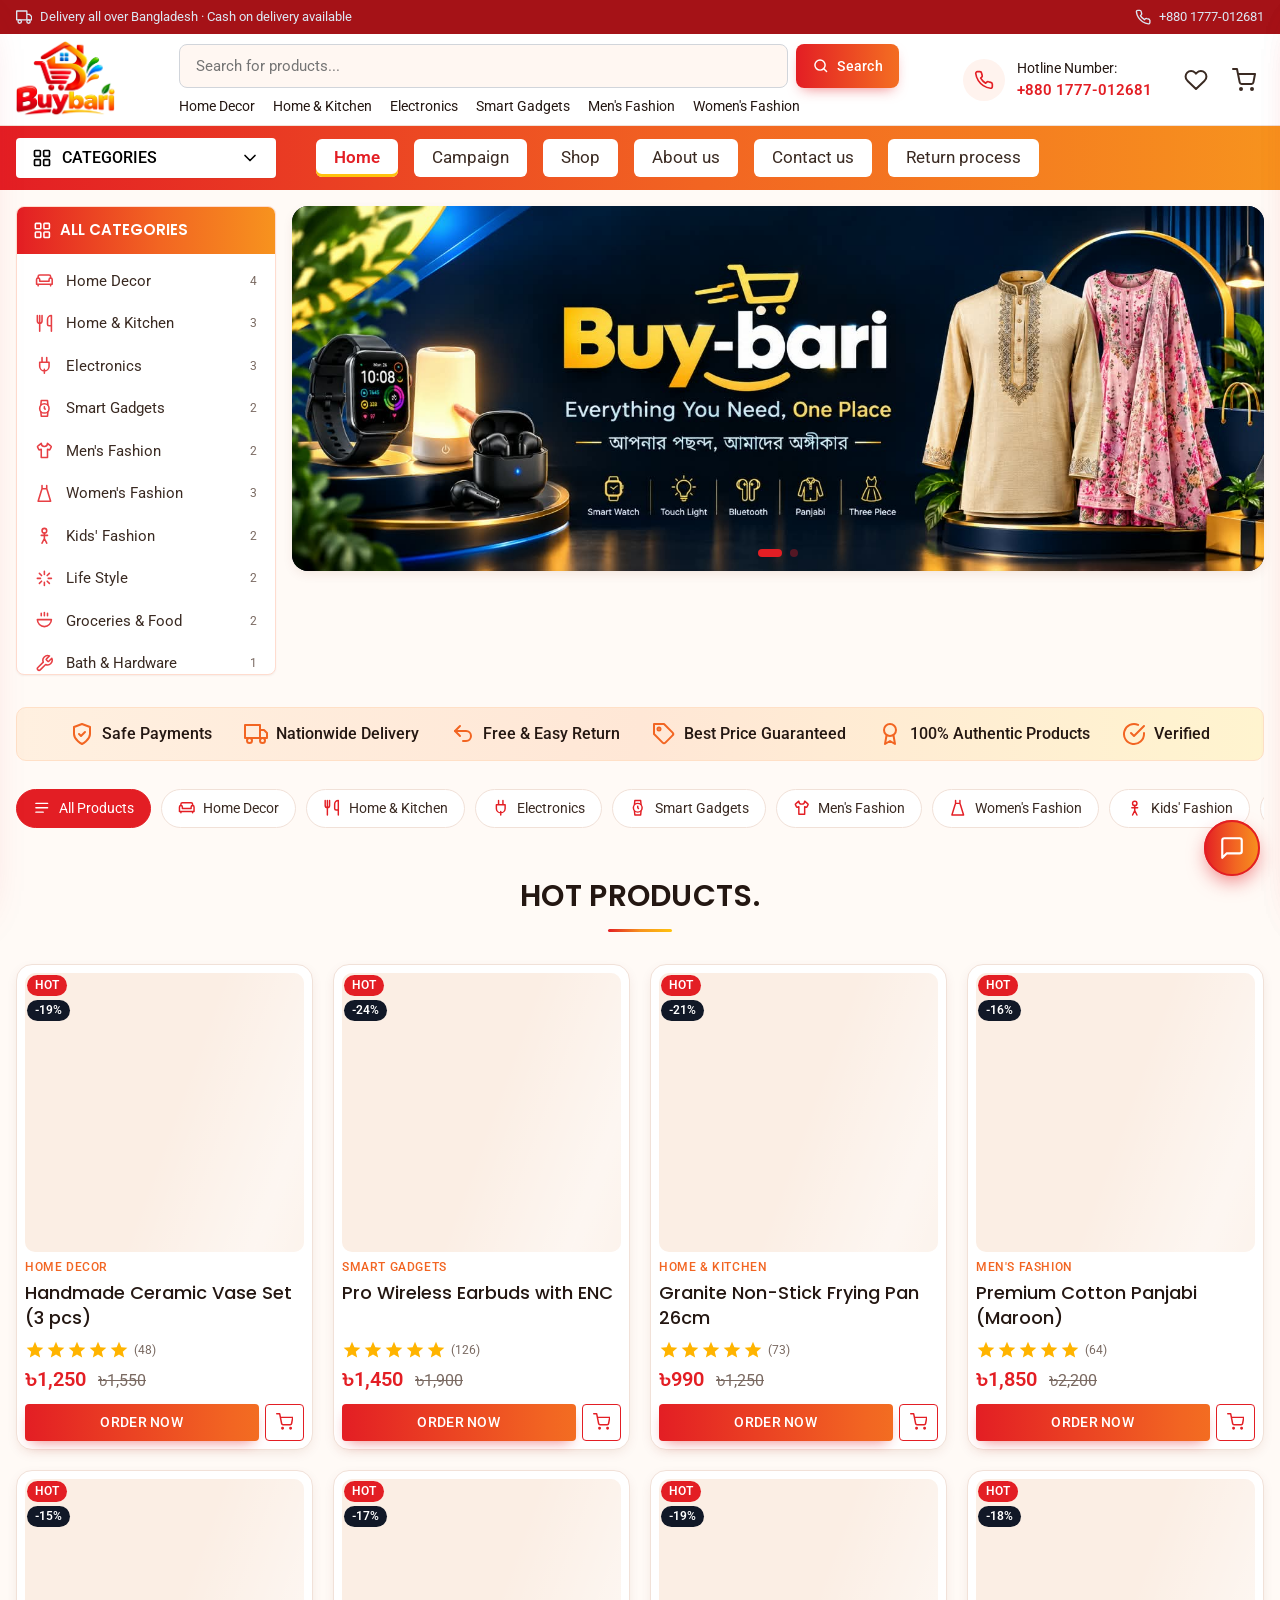
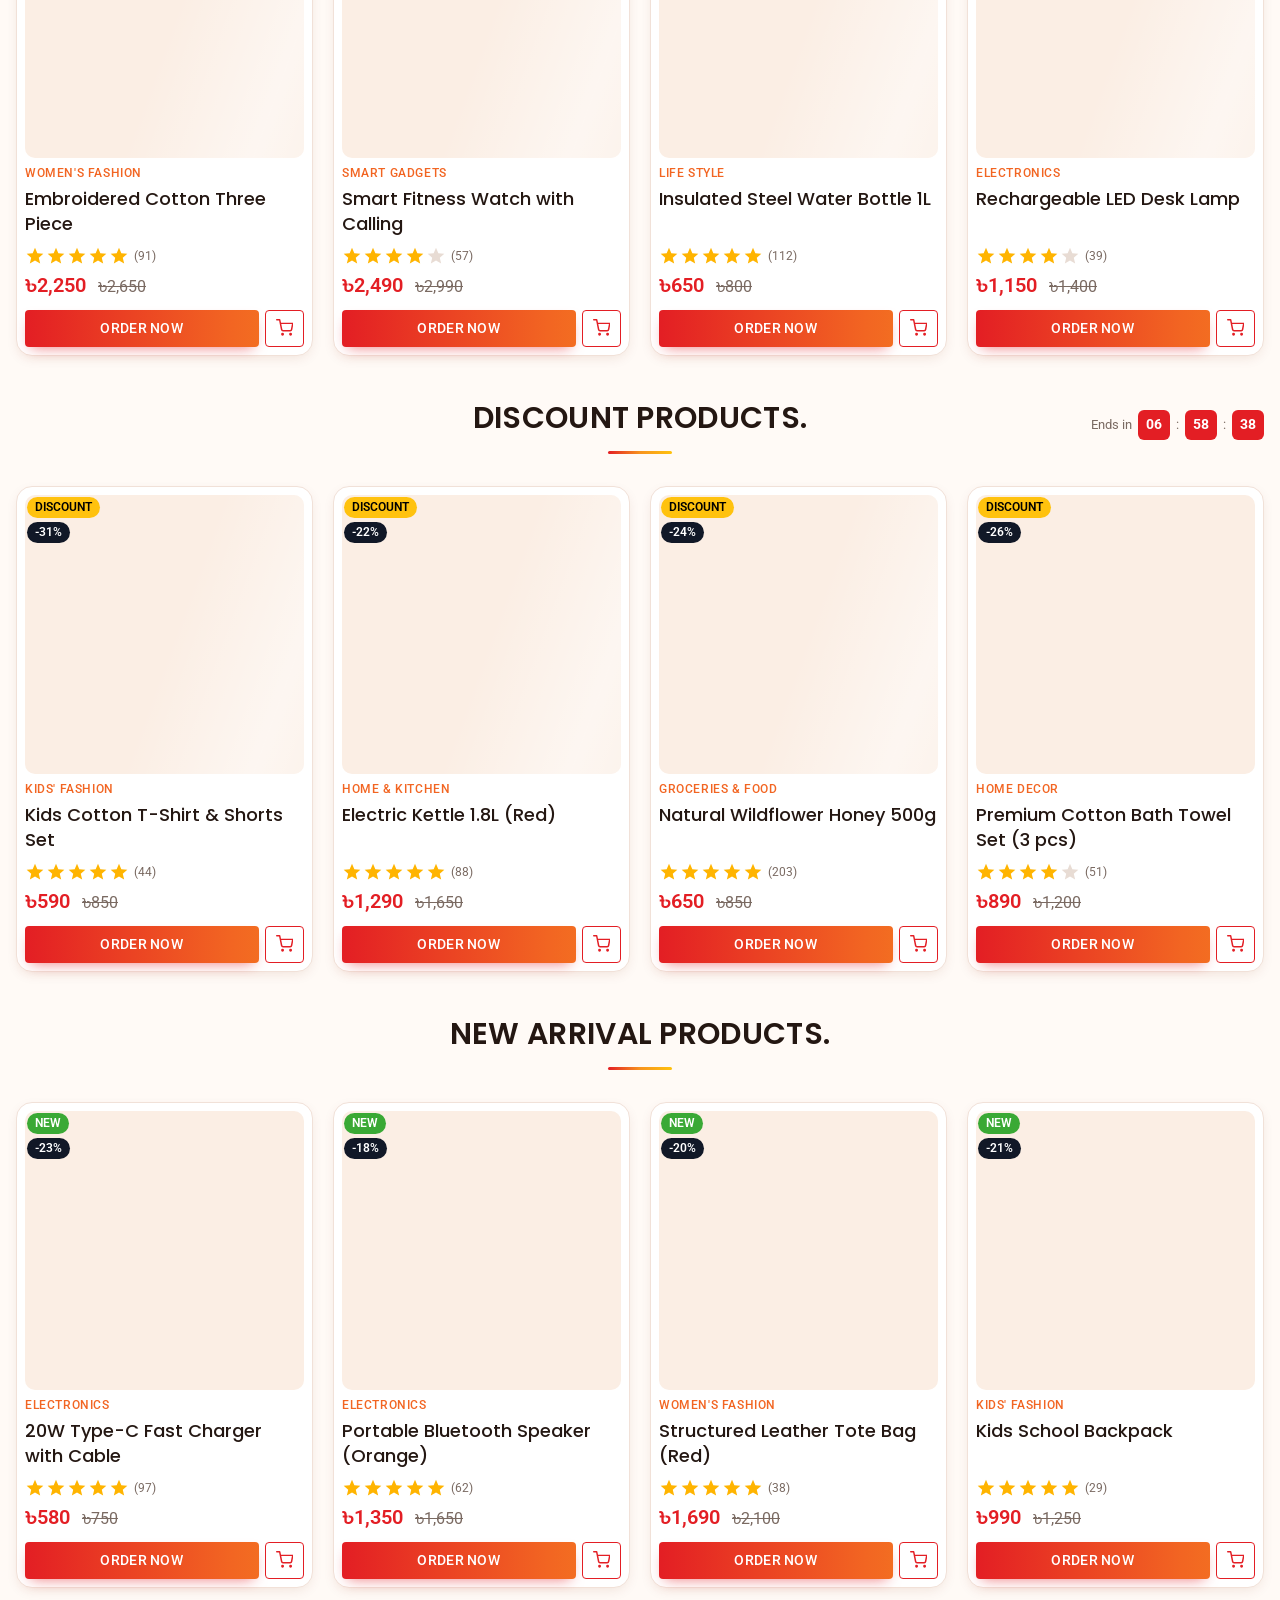
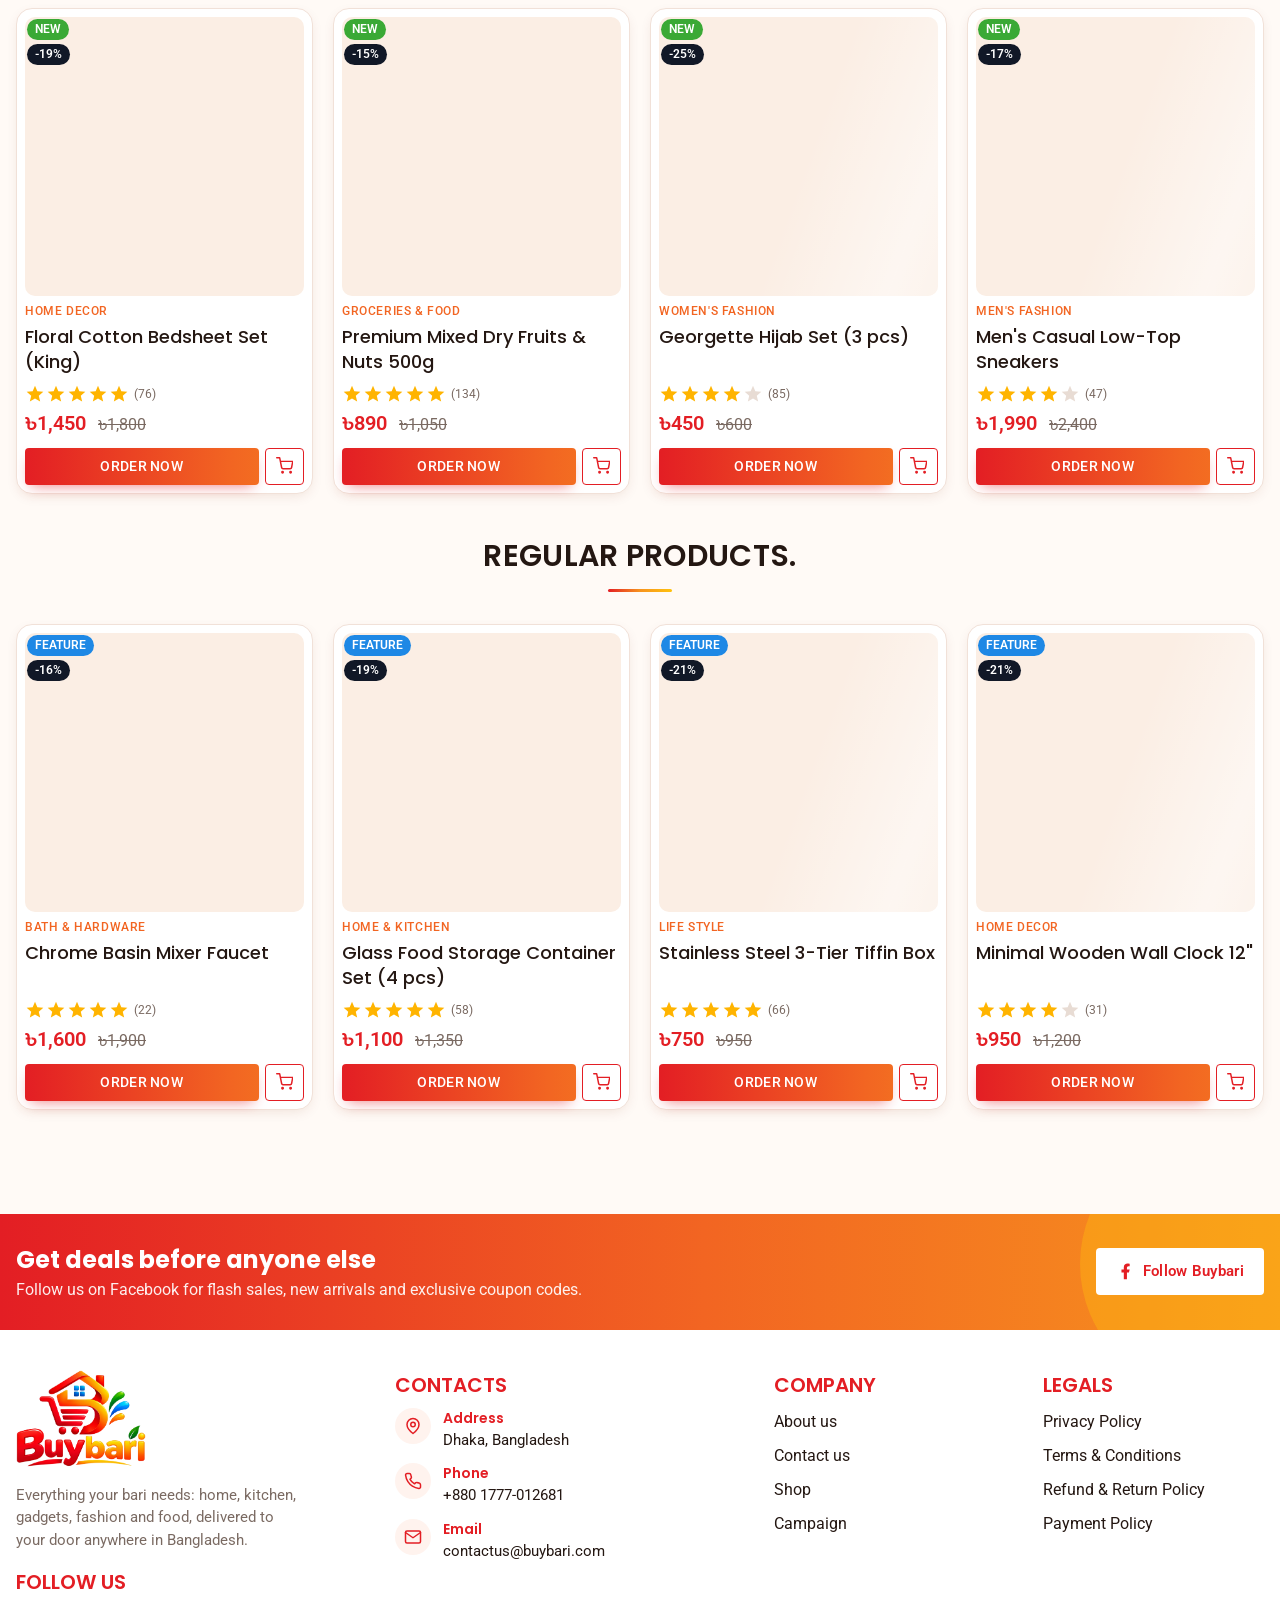
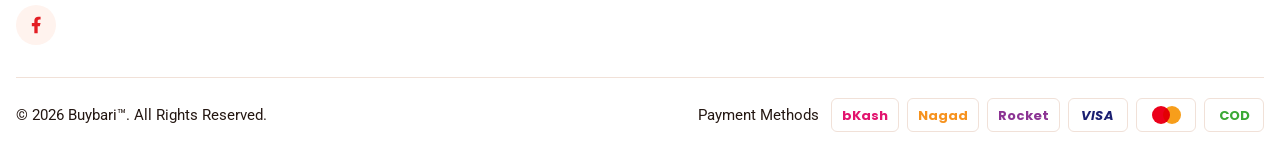
<file: index.html>
<!DOCTYPE html>
<html lang="en">
<head>
  <meta charset="UTF-8" />
  <meta name="viewport" content="width=device-width, initial-scale=1.0" />
  <title>Buybari | Online Shopping in Bangladesh</title>
  <meta name="description" content="Buybari: shop home decor, kitchen, gadgets, fashion and food online with delivery all over Bangladesh and cash on delivery." />
  <meta name="theme-color" content="#e31e24" />
  <link rel="icon" href="images/favicon.png" />
  <link rel="preconnect" href="https://fonts.googleapis.com" />
  <link rel="preconnect" href="https://fonts.gstatic.com" crossorigin />
  <link href="https://fonts.googleapis.com/css2?family=Poppins:wght@500;600;700&family=Roboto:wght@400;500;700&family=Hind+Siliguri:wght@400;500;600&display=swap" rel="stylesheet" />
  <link rel="stylesheet" href="css/style.css" />
</head>
<body data-page="home">
  <main class="container main">
    <section class="hero">
      <aside class="hero__cats" aria-label="Categories">
        <h3 class="hero__cats-title"><span data-icon="grid"></span> All Categories</h3>
        <ul data-sidebar-cats></ul>
      </aside>

      <div class="slider" data-slider>
        <div class="slider__track" data-slider-track></div>
        <button class="slider__arrow slider__arrow--prev" data-slider-prev aria-label="Previous slide"><span data-icon="chevron-left"></span></button>
        <button class="slider__arrow slider__arrow--next" data-slider-next aria-label="Next slide"><span data-icon="chevron-right"></span></button>
        <div class="slider__dots" data-slider-dots></div>
      </div>
    </section>

    <section class="trust">
      <div class="trust__item"><span data-icon="shield"></span><p>Safe Payments</p></div>
      <div class="trust__item"><span data-icon="truck"></span><p>Nationwide Delivery</p></div>
      <div class="trust__item"><span data-icon="return"></span><p>Free &amp; Easy Return</p></div>
      <div class="trust__item"><span data-icon="tag"></span><p>Best Price Guaranteed</p></div>
      <div class="trust__item"><span data-icon="badge"></span><p>100% Authentic Products</p></div>
      <div class="trust__item"><span data-icon="check"></span><p>Verified</p></div>
    </section>

    <section class="chips-wrap" id="products">
      <div class="chips" data-chips></div>
    </section>

    <div data-sections></div>
  </main>

  <script src="js/data.js"></script>
  <script src="js/layout.js"></script>
  <script src="js/app.js"></script>
</body>
</html>
</file>
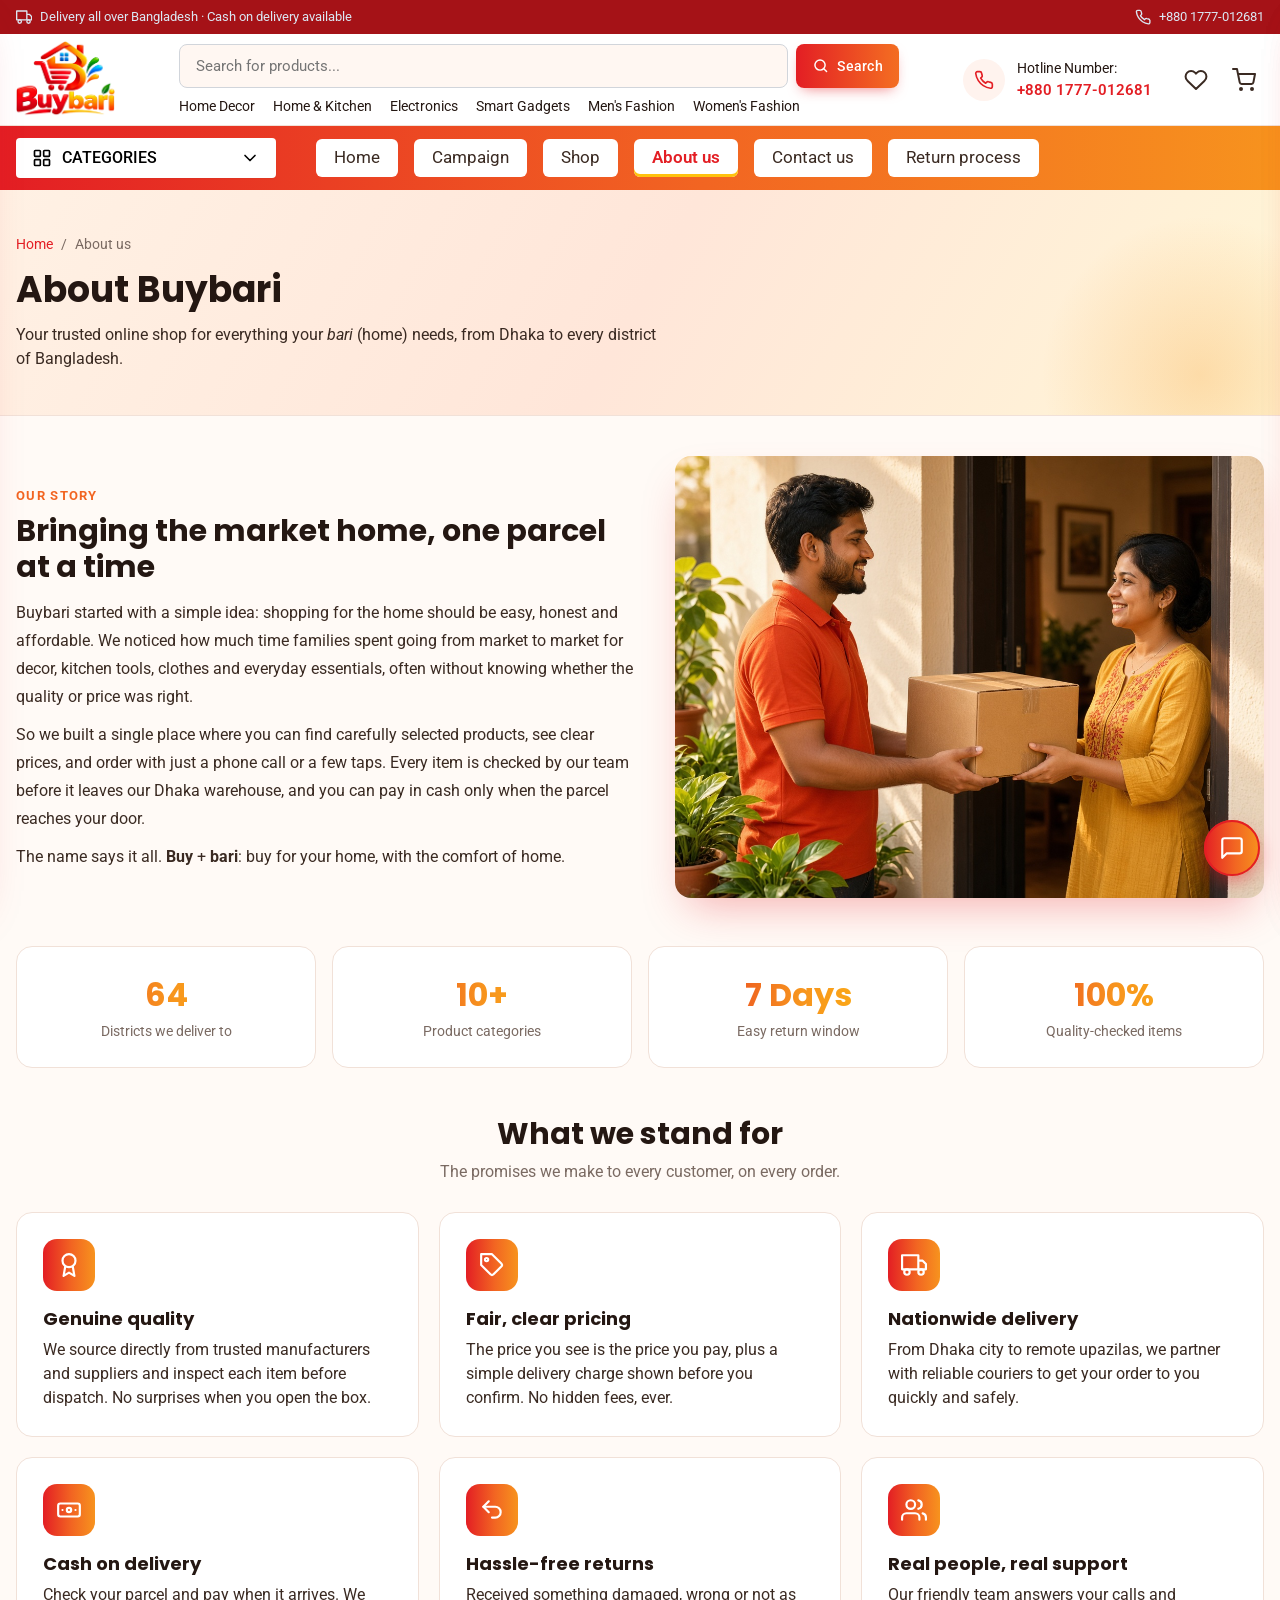
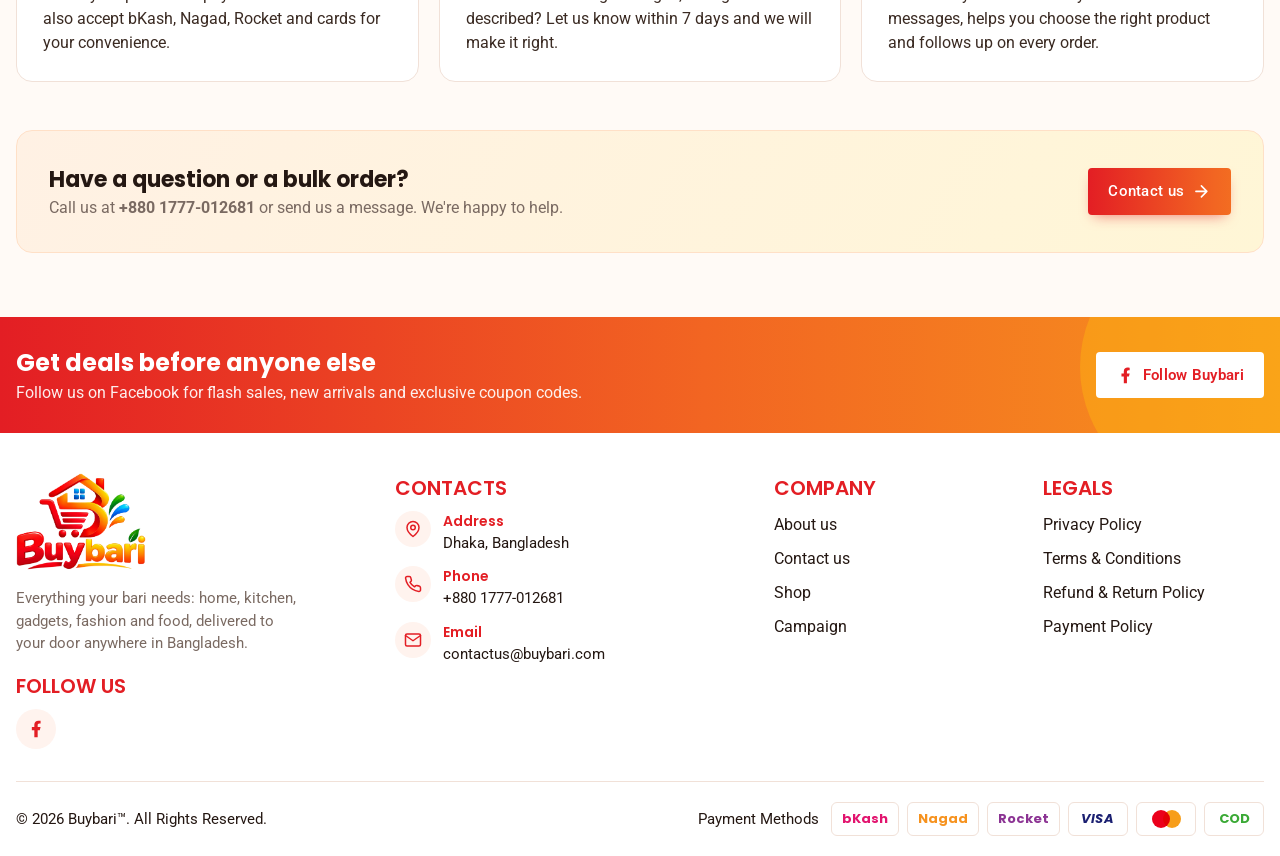
<file: about.html>
<!DOCTYPE html>
<html lang="en">
<head>
  <meta charset="UTF-8" />
  <meta name="viewport" content="width=device-width, initial-scale=1.0" />
  <title>About Us | Buybari</title>
  <meta name="description" content="Learn about Buybari, an online shop from Dhaka bringing quality home, lifestyle, gadget, fashion and food products to every corner of Bangladesh." />
  <meta name="theme-color" content="#e31e24" />
  <link rel="icon" href="images/favicon.png" />
  <link rel="preconnect" href="https://fonts.googleapis.com" />
  <link rel="preconnect" href="https://fonts.gstatic.com" crossorigin />
  <link href="https://fonts.googleapis.com/css2?family=Poppins:wght@500;600;700&family=Roboto:wght@400;500;700&family=Hind+Siliguri:wght@400;500;600&display=swap" rel="stylesheet" />
  <link rel="stylesheet" href="css/style.css" />
</head>
<body data-page="about">
  <section class="page-hero">
    <div class="container">
      <nav class="crumbs" aria-label="Breadcrumb"><a href="index.html">Home</a><span>/</span><span>About us</span></nav>
      <h1>About Buybari</h1>
      <p>Your trusted online shop for everything your <em>bari</em> (home) needs, from Dhaka to every district of Bangladesh.</p>
    </div>
  </section>

  <main class="container page">
    <section class="about-intro">
      <div>
        <span class="eyebrow">Our story</span>
        <h2>Bringing the market home, one parcel at a time</h2>
        <div class="prose">
          <p>Buybari started with a simple idea: shopping for the home should be easy, honest and affordable. We noticed how much time families spent going from market to market for decor, kitchen tools, clothes and everyday essentials, often without knowing whether the quality or price was right.</p>
          <p>So we built a single place where you can find carefully selected products, see clear prices, and order with just a phone call or a few taps. Every item is checked by our team before it leaves our Dhaka warehouse, and you can pay in cash only when the parcel reaches your door.</p>
          <p>The name says it all. <strong>Buy</strong> + <strong>bari</strong>: buy for your home, with the comfort of home.</p>
        </div>
      </div>
      <img src="images/about.jpg" alt="A Buybari delivery person handing a parcel to a happy customer at her door" loading="lazy" />
    </section>

    <section class="stats" aria-label="Buybari at a glance">
      <div class="stat"><strong>64</strong><span>Districts we deliver to</span></div>
      <div class="stat"><strong>10+</strong><span>Product categories</span></div>
      <div class="stat"><strong>7 Days</strong><span>Easy return window</span></div>
      <div class="stat"><strong>100%</strong><span>Quality-checked items</span></div>
    </section>

    <section>
      <h2 class="block-title">What we stand for</h2>
      <p class="block-sub">The promises we make to every customer, on every order.</p>
      <div class="values">
        <article class="value">
          <div class="value__icon"><span data-icon="badge"></span></div>
          <h3>Genuine quality</h3>
          <p>We source directly from trusted manufacturers and suppliers and inspect each item before dispatch. No surprises when you open the box.</p>
        </article>
        <article class="value">
          <div class="value__icon"><span data-icon="tag"></span></div>
          <h3>Fair, clear pricing</h3>
          <p>The price you see is the price you pay, plus a simple delivery charge shown before you confirm. No hidden fees, ever.</p>
        </article>
        <article class="value">
          <div class="value__icon"><span data-icon="truck"></span></div>
          <h3>Nationwide delivery</h3>
          <p>From Dhaka city to remote upazilas, we partner with reliable couriers to get your order to you quickly and safely.</p>
        </article>
        <article class="value">
          <div class="value__icon"><span data-icon="cod"></span></div>
          <h3>Cash on delivery</h3>
          <p>Check your parcel and pay when it arrives. We also accept bKash, Nagad, Rocket and cards for your convenience.</p>
        </article>
        <article class="value">
          <div class="value__icon"><span data-icon="return"></span></div>
          <h3>Hassle-free returns</h3>
          <p>Received something damaged, wrong or not as described? Let us know within 7 days and we will make it right.</p>
        </article>
        <article class="value">
          <div class="value__icon"><span data-icon="users"></span></div>
          <h3>Real people, real support</h3>
          <p>Our friendly team answers your calls and messages, helps you choose the right product and follows up on every order.</p>
        </article>
      </div>
    </section>

    <section class="cta-band">
      <div>
        <h3>Have a question or a bulk order?</h3>
        <p class="muted">Call us at <a href="tel:+8801777012681"><strong>+880 1777-012681</strong></a> or send us a message. We're happy to help.</p>
      </div>
      <a href="contact.html" class="btn btn--primary btn--lg">Contact us <span data-icon="arrow-right"></span></a>
    </section>
  </main>

  <script src="js/data.js"></script>
  <script src="js/layout.js"></script>
  <script src="js/app.js"></script>
</body>
</html>
</file>
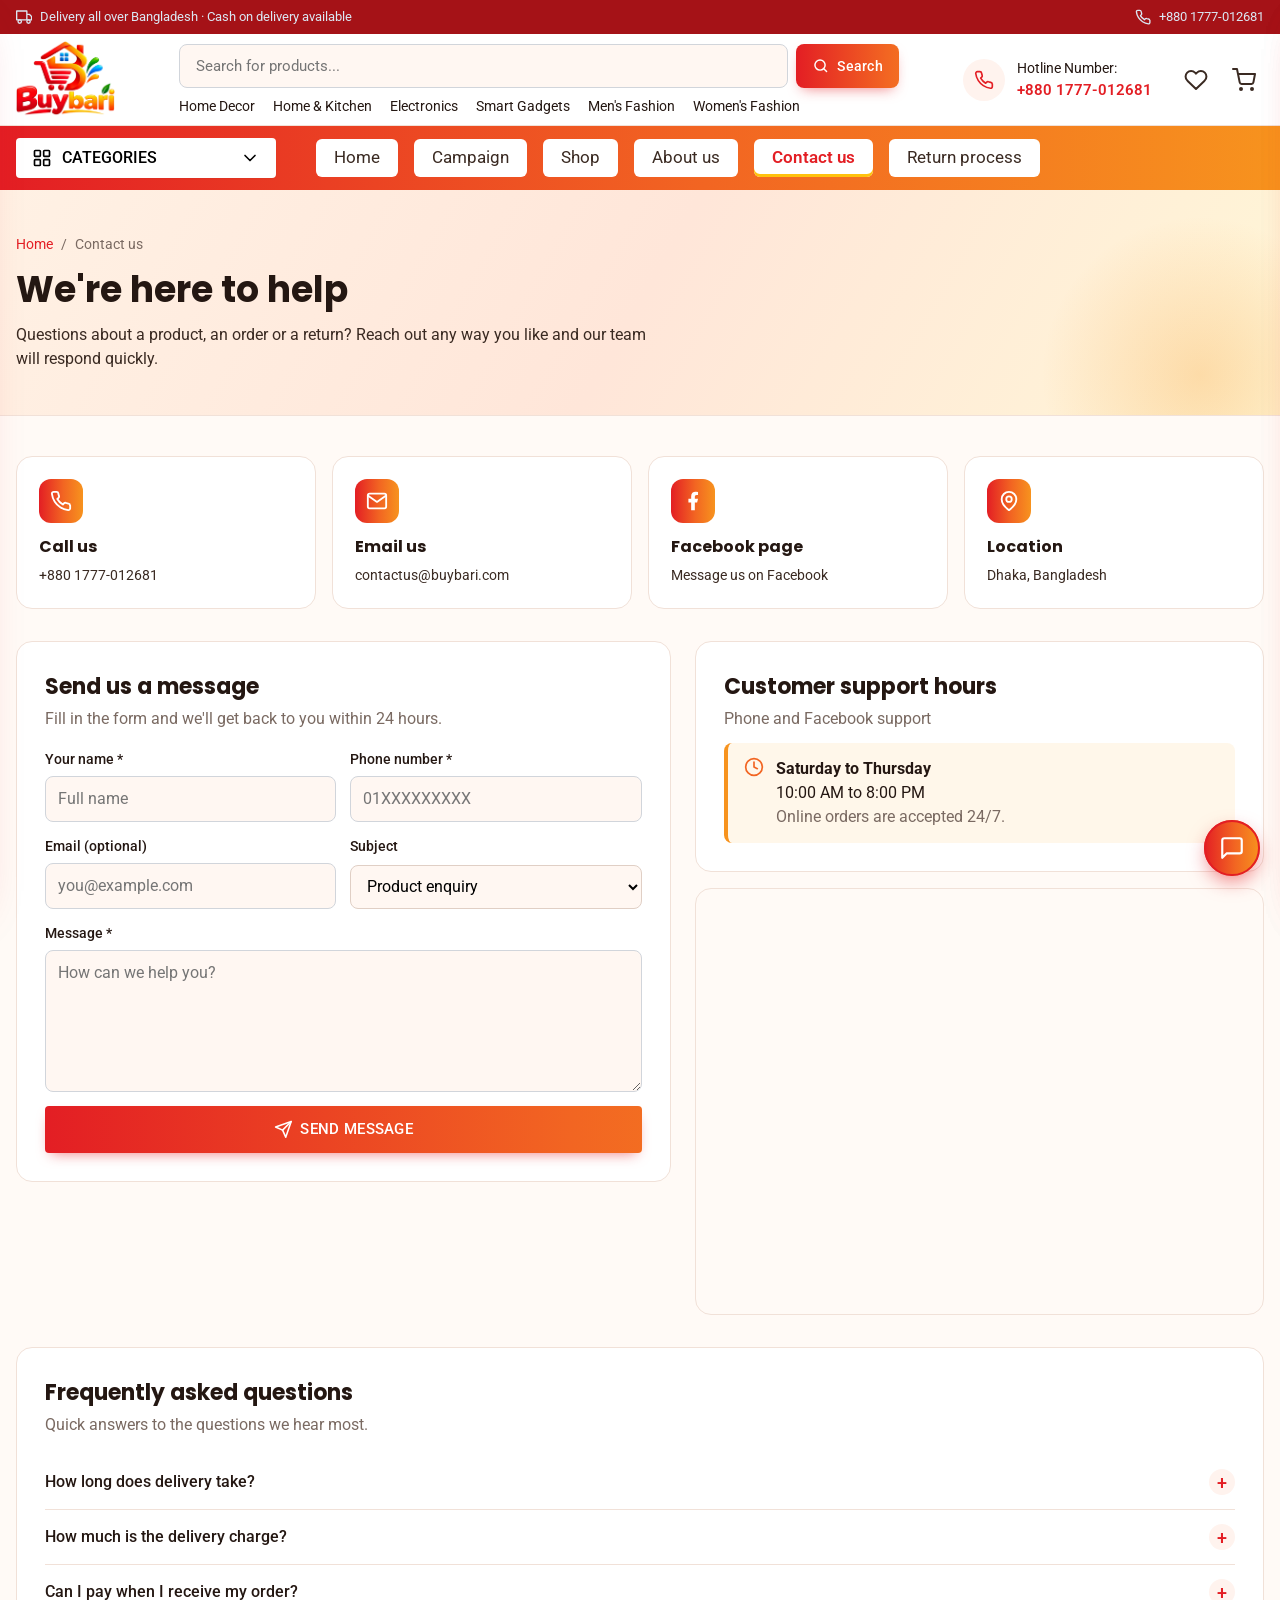
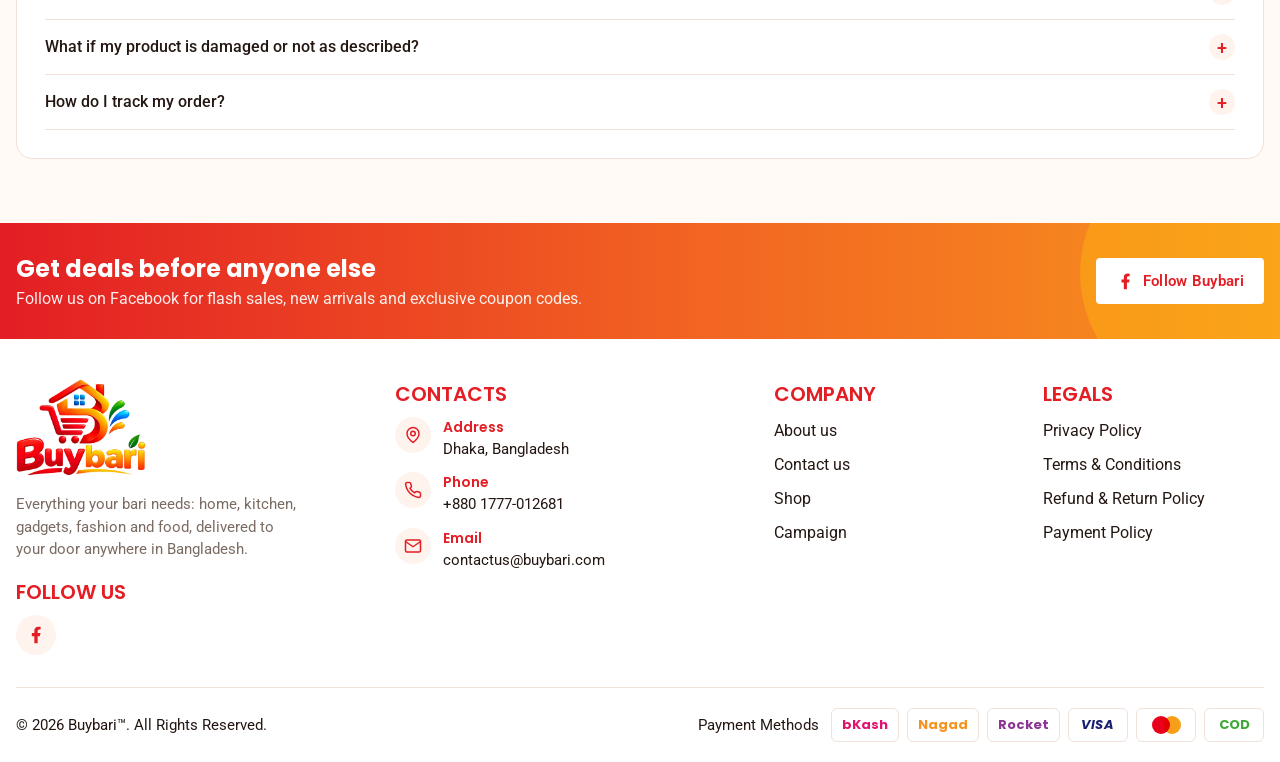
<file: contact.html>
<!DOCTYPE html>
<html lang="en">
<head>
  <meta charset="UTF-8" />
  <meta name="viewport" content="width=device-width, initial-scale=1.0" />
  <title>Contact Us | Buybari</title>
  <meta name="description" content="Get in touch with Buybari. Call +880 1777-012681, email contactus@buybari.com or message us on Facebook." />
  <meta name="theme-color" content="#e31e24" />
  <link rel="icon" href="images/favicon.png" />
  <link rel="preconnect" href="https://fonts.googleapis.com" />
  <link rel="preconnect" href="https://fonts.gstatic.com" crossorigin />
  <link href="https://fonts.googleapis.com/css2?family=Poppins:wght@500;600;700&family=Roboto:wght@400;500;700&family=Hind+Siliguri:wght@400;500;600&display=swap" rel="stylesheet" />
  <link rel="stylesheet" href="css/style.css" />
</head>
<body data-page="contact">
  <section class="page-hero">
    <div class="container">
      <nav class="crumbs" aria-label="Breadcrumb"><a href="index.html">Home</a><span>/</span><span>Contact us</span></nav>
      <h1>We're here to help</h1>
      <p>Questions about a product, an order or a return? Reach out any way you like and our team will respond quickly.</p>
    </div>
  </section>

  <main class="container page">
    <section class="contact-cards">
      <a class="contact-card" href="tel:+8801777012681">
        <div class="value__icon"><span data-icon="phone"></span></div>
        <h3>Call us</h3>
        <p>+880 1777-012681</p>
      </a>
      <a class="contact-card" href="mailto:contactus@buybari.com">
        <div class="value__icon"><span data-icon="mail"></span></div>
        <h3>Email us</h3>
        <p>contactus@buybari.com</p>
      </a>
      <a class="contact-card" href="https://www.facebook.com/share/1CRT4Dpc91/" target="_blank" rel="noreferrer">
        <div class="value__icon"><span data-icon="facebook"></span></div>
        <h3>Facebook page</h3>
        <p>Message us on Facebook</p>
      </a>
      <div class="contact-card">
        <div class="value__icon"><span data-icon="pin"></span></div>
        <h3>Location</h3>
        <p>Dhaka, Bangladesh</p>
      </div>
    </section>

    <section class="contact-grid">
      <div class="panel">
        <h2>Send us a message</h2>
        <p>Fill in the form and we'll get back to you within 24 hours.</p>
        <form data-contact-form novalidate>
          <div class="field-row">
            <div class="field">
              <label for="ct-name">Your name *</label>
              <input id="ct-name" name="name" autocomplete="name" placeholder="Full name" />
            </div>
            <div class="field">
              <label for="ct-phone">Phone number *</label>
              <input id="ct-phone" name="phone" type="tel" inputmode="numeric" autocomplete="tel" placeholder="01XXXXXXXXX" />
            </div>
          </div>
          <div class="field-row">
            <div class="field">
              <label for="ct-email">Email (optional)</label>
              <input id="ct-email" name="email" type="email" autocomplete="email" placeholder="you@example.com" />
            </div>
            <div class="field">
              <label for="ct-subject">Subject</label>
              <select id="ct-subject" name="subject">
                <option>Product enquiry</option>
                <option>Order status</option>
                <option>Return or refund</option>
                <option>Bulk / corporate order</option>
                <option>Other</option>
              </select>
            </div>
          </div>
          <div class="field">
            <label for="ct-message">Message *</label>
            <textarea id="ct-message" name="message" rows="5" placeholder="How can we help you?"></textarea>
          </div>
          <button type="submit" class="btn btn--primary btn--lg btn--block"><span data-icon="send"></span> Send message</button>
        </form>
      </div>

      <div>
        <div class="panel">
          <h2>Customer support hours</h2>
          <p class="muted" style="margin-bottom:12px">Phone and Facebook support</p>
          <div class="callout" style="margin:0">
            <span data-icon="clock"></span>
            <div>
              <strong>Saturday to Thursday</strong><br />10:00 AM to 8:00 PM<br />
              <span class="muted">Online orders are accepted 24/7.</span>
            </div>
          </div>
        </div>

        <div class="map">
          <iframe title="Buybari location in Dhaka, Bangladesh" src="https://maps.google.com/maps?q=Dhaka,%20Bangladesh&z=11&output=embed" loading="lazy" referrerpolicy="no-referrer-when-downgrade"></iframe>
        </div>
      </div>
    </section>

    <section class="panel faq" style="margin-top:32px">
      <h2>Frequently asked questions</h2>
      <p>Quick answers to the questions we hear most.</p>
      <details>
        <summary>How long does delivery take?</summary>
        <p>Inside Dhaka, orders usually arrive within 1-2 working days. Outside Dhaka, delivery takes 2-5 working days depending on your location.</p>
      </details>
      <details>
        <summary>How much is the delivery charge?</summary>
        <p>Delivery costs ৳70 inside Dhaka and ৳130 outside Dhaka. The exact charge is shown in your order summary before you confirm.</p>
      </details>
      <details>
        <summary>Can I pay when I receive my order?</summary>
        <p>Yes. Cash on delivery is available all over Bangladesh. You can also pay with bKash, Nagad, Rocket or a debit/credit card.</p>
      </details>
      <details>
        <summary>What if my product is damaged or not as described?</summary>
        <p>Contact us within 7 days of delivery with your order number and a photo of the item. We will arrange a replacement or refund. See our <a href="refund.html" style="color:var(--primary)">Refund &amp; Return Policy</a> for details.</p>
      </details>
      <details>
        <summary>How do I track my order?</summary>
        <p>After your order is dispatched, we'll send you an SMS with the courier details. You can also call us any time with your order number for an update.</p>
      </details>
    </section>
  </main>

  <script src="js/data.js"></script>
  <script src="js/layout.js"></script>
  <script src="js/app.js"></script>
</body>
</html>
</file>
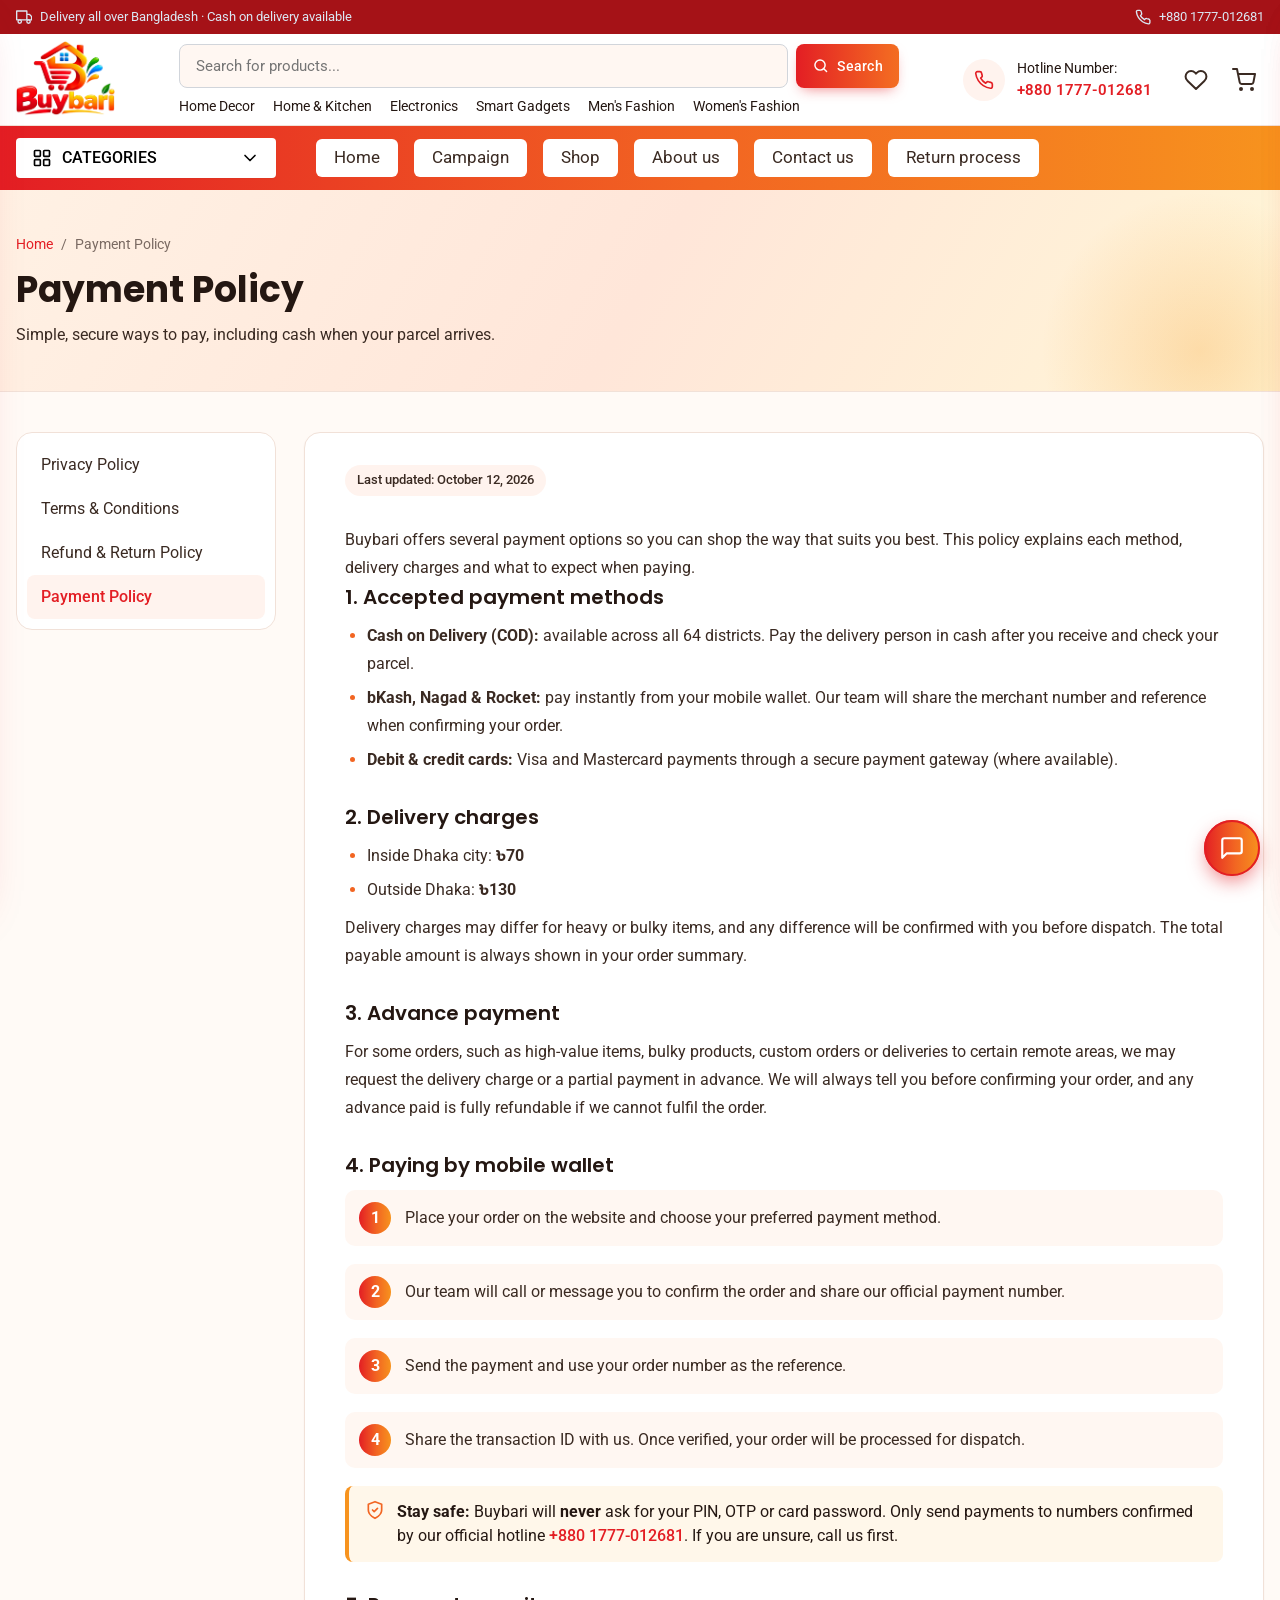
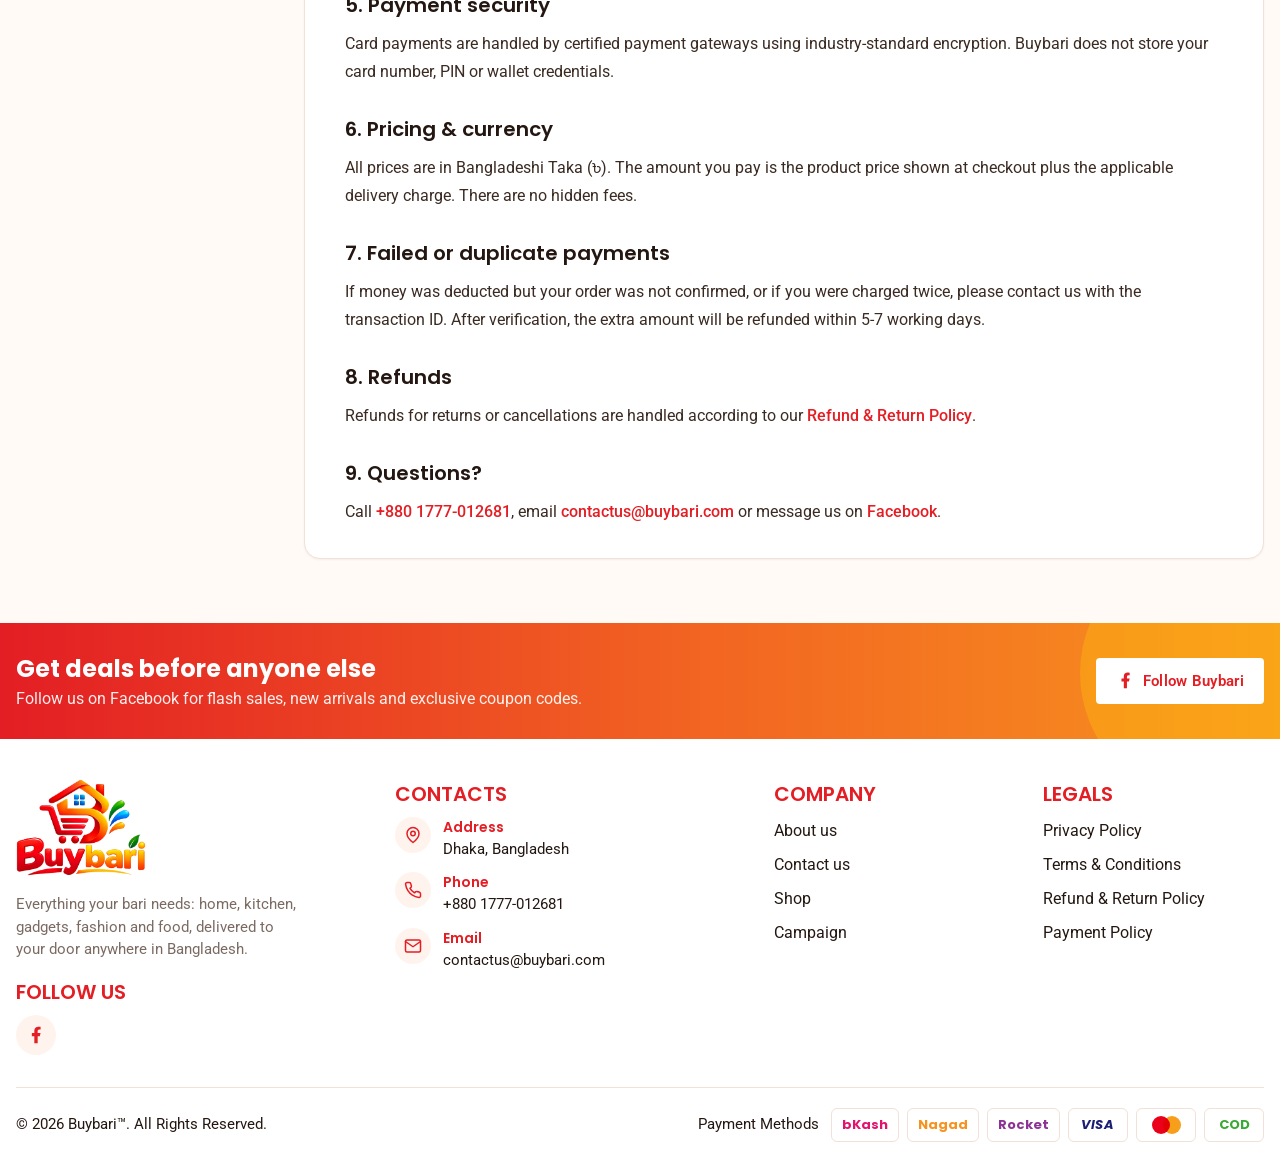
<file: payment.html>
<!DOCTYPE html>
<html lang="en">
<head>
  <meta charset="UTF-8" />
  <meta name="viewport" content="width=device-width, initial-scale=1.0" />
  <title>Payment Policy | Buybari</title>
  <meta name="description" content="Payment methods accepted at Buybari: cash on delivery, bKash, Nagad, Rocket and cards." />
  <meta name="theme-color" content="#e31e24" />
  <link rel="icon" href="images/favicon.png" />
  <link rel="preconnect" href="https://fonts.googleapis.com" />
  <link rel="preconnect" href="https://fonts.gstatic.com" crossorigin />
  <link href="https://fonts.googleapis.com/css2?family=Poppins:wght@500;600;700&family=Roboto:wght@400;500;700&family=Hind+Siliguri:wght@400;500;600&display=swap" rel="stylesheet" />
  <link rel="stylesheet" href="css/style.css" />
</head>
<body data-page="payment">
  <section class="page-hero">
    <div class="container">
      <nav class="crumbs" aria-label="Breadcrumb"><a href="index.html">Home</a><span>/</span><span>Payment Policy</span></nav>
      <h1>Payment Policy</h1>
      <p>Simple, secure ways to pay, including cash when your parcel arrives.</p>
    </div>
  </section>

  <main class="container page legal">
    <aside class="legal__nav" aria-label="Policies"><ul data-legal-nav></ul></aside>

    <article class="legal__body prose">
      <p class="legal__updated">Last updated: October 12, 2026</p>

      <p>Buybari offers several payment options so you can shop the way that suits you best. This policy explains each method, delivery charges and what to expect when paying.</p>

      <h2>1. Accepted payment methods</h2>
      <ul>
        <li><strong>Cash on Delivery (COD):</strong> available across all 64 districts. Pay the delivery person in cash after you receive and check your parcel.</li>
        <li><strong>bKash, Nagad &amp; Rocket:</strong> pay instantly from your mobile wallet. Our team will share the merchant number and reference when confirming your order.</li>
        <li><strong>Debit &amp; credit cards:</strong> Visa and Mastercard payments through a secure payment gateway (where available).</li>
      </ul>

      <h2>2. Delivery charges</h2>
      <ul>
        <li>Inside Dhaka city: <strong>৳70</strong></li>
        <li>Outside Dhaka: <strong>৳130</strong></li>
      </ul>
      <p>Delivery charges may differ for heavy or bulky items, and any difference will be confirmed with you before dispatch. The total payable amount is always shown in your order summary.</p>

      <h2>3. Advance payment</h2>
      <p>For some orders, such as high-value items, bulky products, custom orders or deliveries to certain remote areas, we may request the delivery charge or a partial payment in advance. We will always tell you before confirming your order, and any advance paid is fully refundable if we cannot fulfil the order.</p>

      <h2>4. Paying by mobile wallet</h2>
      <ol class="steps">
        <li>Place your order on the website and choose your preferred payment method.</li>
        <li>Our team will call or message you to confirm the order and share our official payment number.</li>
        <li>Send the payment and use your order number as the reference.</li>
        <li>Share the transaction ID with us. Once verified, your order will be processed for dispatch.</li>
      </ol>

      <div class="callout">
        <span data-icon="shield"></span>
        <div><strong>Stay safe:</strong> Buybari will <strong>never</strong> ask for your PIN, OTP or card password. Only send payments to numbers confirmed by our official hotline <a href="tel:+8801777012681">+880 1777-012681</a>. If you are unsure, call us first.</div>
      </div>

      <h2>5. Payment security</h2>
      <p>Card payments are handled by certified payment gateways using industry-standard encryption. Buybari does not store your card number, PIN or wallet credentials.</p>

      <h2>6. Pricing &amp; currency</h2>
      <p>All prices are in Bangladeshi Taka (৳). The amount you pay is the product price shown at checkout plus the applicable delivery charge. There are no hidden fees.</p>

      <h2>7. Failed or duplicate payments</h2>
      <p>If money was deducted but your order was not confirmed, or if you were charged twice, please contact us with the transaction ID. After verification, the extra amount will be refunded within 5-7 working days.</p>

      <h2>8. Refunds</h2>
      <p>Refunds for returns or cancellations are handled according to our <a href="refund.html">Refund &amp; Return Policy</a>.</p>

      <h2>9. Questions?</h2>
      <p>Call <a href="tel:+8801777012681">+880 1777-012681</a>, email <a href="mailto:contactus@buybari.com">contactus@buybari.com</a> or message us on <a href="https://www.facebook.com/share/1CRT4Dpc91/" target="_blank" rel="noreferrer">Facebook</a>.</p>
    </article>
  </main>

  <script src="js/data.js"></script>
  <script src="js/layout.js"></script>
  <script src="js/app.js"></script>
</body>
</html>
</file>
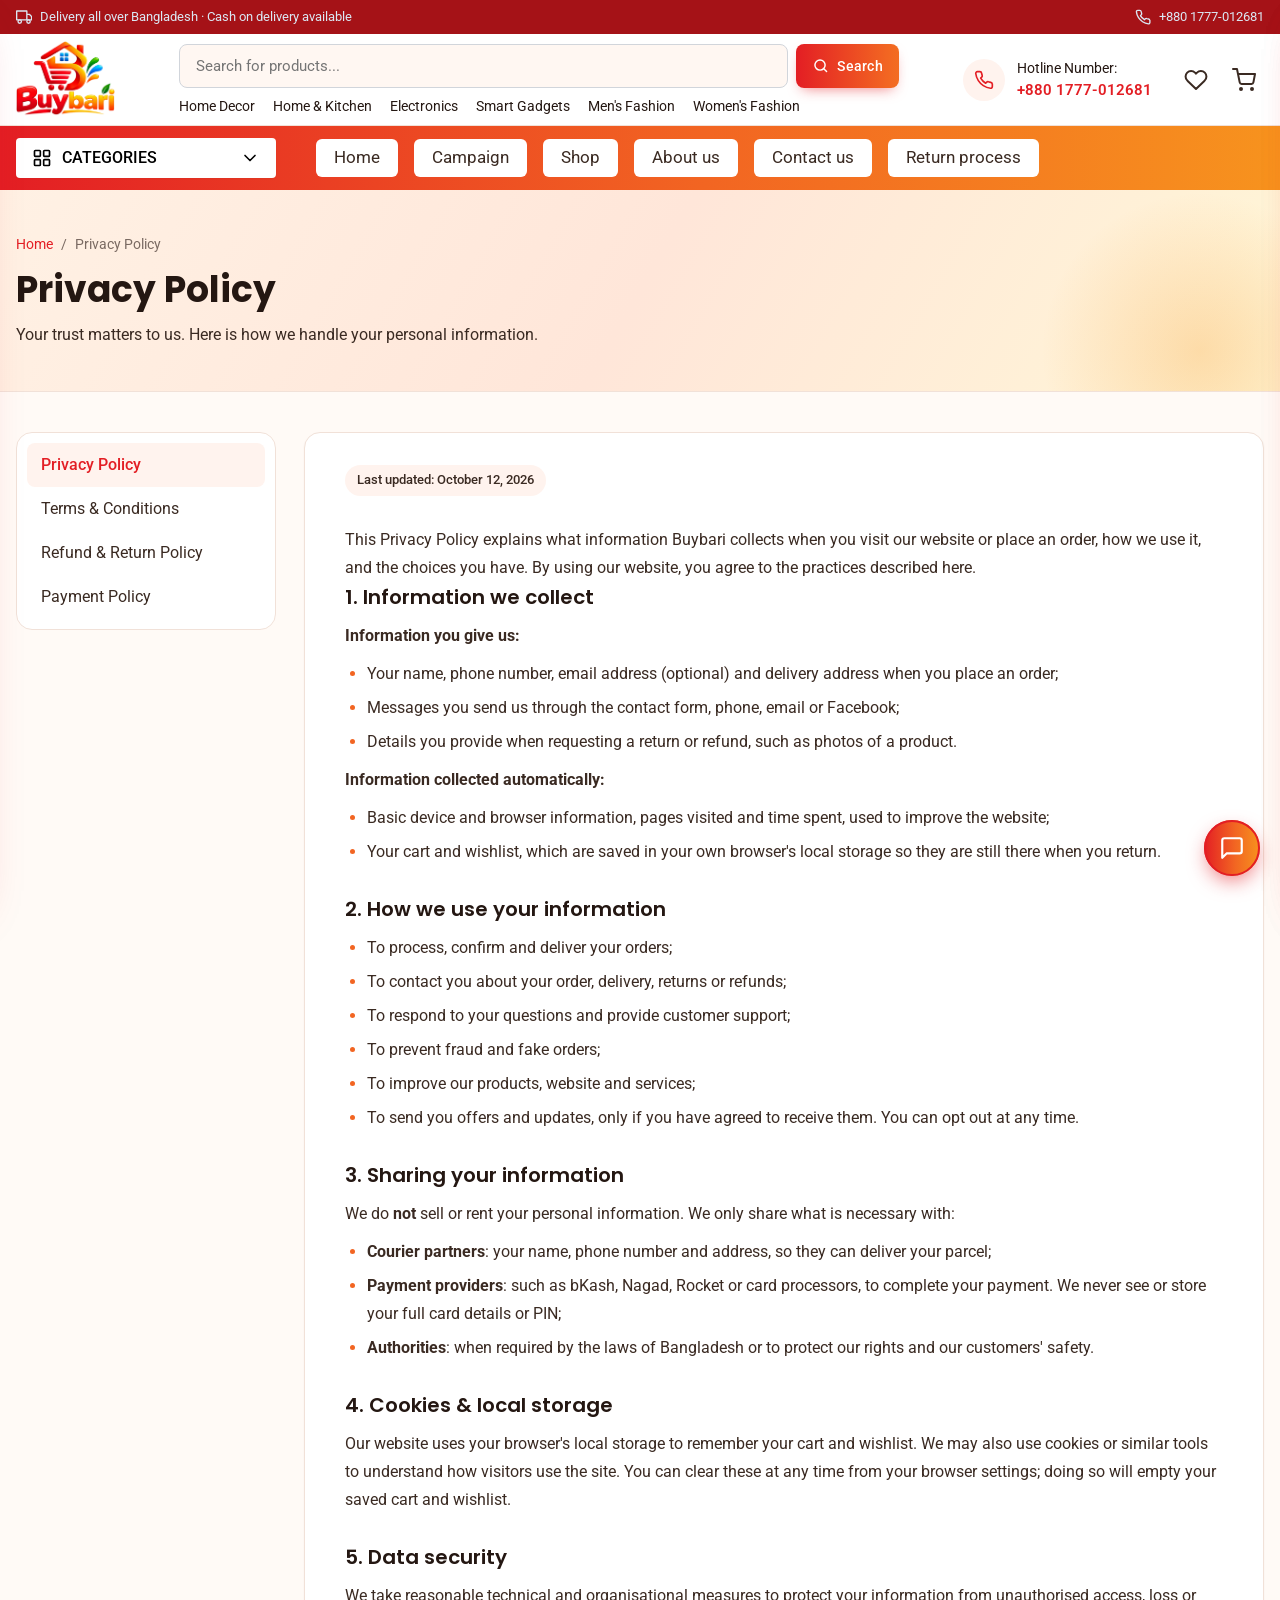
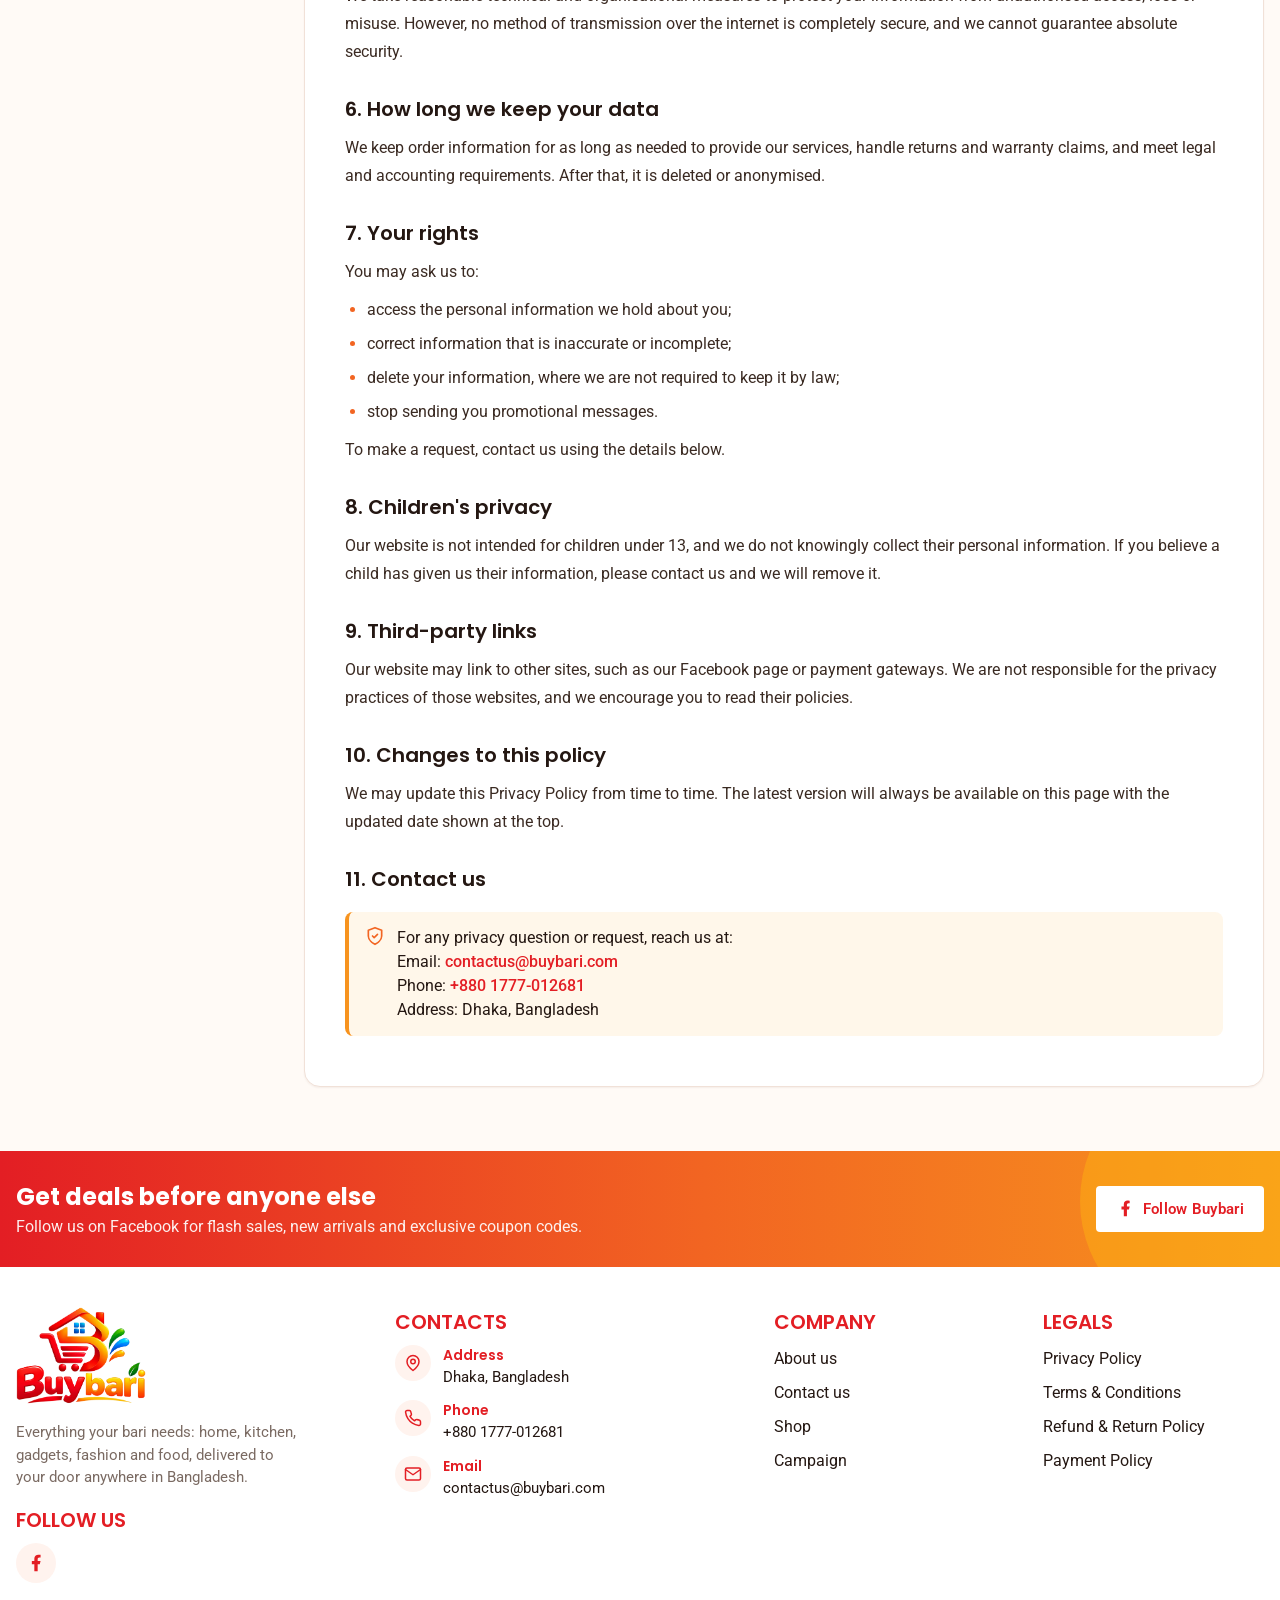
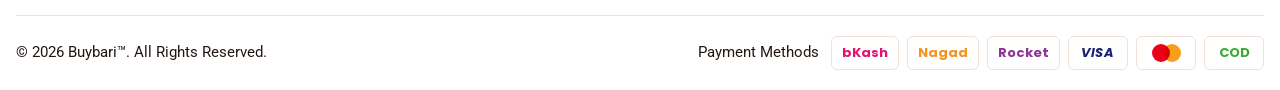
<file: privacy.html>
<!DOCTYPE html>
<html lang="en">
<head>
  <meta charset="UTF-8" />
  <meta name="viewport" content="width=device-width, initial-scale=1.0" />
  <title>Privacy Policy | Buybari</title>
  <meta name="description" content="How Buybari collects, uses and protects your personal information." />
  <meta name="theme-color" content="#e31e24" />
  <link rel="icon" href="images/favicon.png" />
  <link rel="preconnect" href="https://fonts.googleapis.com" />
  <link rel="preconnect" href="https://fonts.gstatic.com" crossorigin />
  <link href="https://fonts.googleapis.com/css2?family=Poppins:wght@500;600;700&family=Roboto:wght@400;500;700&family=Hind+Siliguri:wght@400;500;600&display=swap" rel="stylesheet" />
  <link rel="stylesheet" href="css/style.css" />
</head>
<body data-page="privacy">
  <section class="page-hero">
    <div class="container">
      <nav class="crumbs" aria-label="Breadcrumb"><a href="index.html">Home</a><span>/</span><span>Privacy Policy</span></nav>
      <h1>Privacy Policy</h1>
      <p>Your trust matters to us. Here is how we handle your personal information.</p>
    </div>
  </section>

  <main class="container page legal">
    <aside class="legal__nav" aria-label="Policies"><ul data-legal-nav></ul></aside>

    <article class="legal__body prose">
      <p class="legal__updated">Last updated: October 12, 2026</p>

      <p>This Privacy Policy explains what information Buybari collects when you visit our website or place an order, how we use it, and the choices you have. By using our website, you agree to the practices described here.</p>

      <h2>1. Information we collect</h2>
      <p><strong>Information you give us:</strong></p>
      <ul>
        <li>Your name, phone number, email address (optional) and delivery address when you place an order;</li>
        <li>Messages you send us through the contact form, phone, email or Facebook;</li>
        <li>Details you provide when requesting a return or refund, such as photos of a product.</li>
      </ul>
      <p><strong>Information collected automatically:</strong></p>
      <ul>
        <li>Basic device and browser information, pages visited and time spent, used to improve the website;</li>
        <li>Your cart and wishlist, which are saved in your own browser's local storage so they are still there when you return.</li>
      </ul>

      <h2>2. How we use your information</h2>
      <ul>
        <li>To process, confirm and deliver your orders;</li>
        <li>To contact you about your order, delivery, returns or refunds;</li>
        <li>To respond to your questions and provide customer support;</li>
        <li>To prevent fraud and fake orders;</li>
        <li>To improve our products, website and services;</li>
        <li>To send you offers and updates, only if you have agreed to receive them. You can opt out at any time.</li>
      </ul>

      <h2>3. Sharing your information</h2>
      <p>We do <strong>not</strong> sell or rent your personal information. We only share what is necessary with:</p>
      <ul>
        <li><strong>Courier partners</strong>: your name, phone number and address, so they can deliver your parcel;</li>
        <li><strong>Payment providers</strong>: such as bKash, Nagad, Rocket or card processors, to complete your payment. We never see or store your full card details or PIN;</li>
        <li><strong>Authorities</strong>: when required by the laws of Bangladesh or to protect our rights and our customers' safety.</li>
      </ul>

      <h2>4. Cookies &amp; local storage</h2>
      <p>Our website uses your browser's local storage to remember your cart and wishlist. We may also use cookies or similar tools to understand how visitors use the site. You can clear these at any time from your browser settings; doing so will empty your saved cart and wishlist.</p>

      <h2>5. Data security</h2>
      <p>We take reasonable technical and organisational measures to protect your information from unauthorised access, loss or misuse. However, no method of transmission over the internet is completely secure, and we cannot guarantee absolute security.</p>

      <h2>6. How long we keep your data</h2>
      <p>We keep order information for as long as needed to provide our services, handle returns and warranty claims, and meet legal and accounting requirements. After that, it is deleted or anonymised.</p>

      <h2>7. Your rights</h2>
      <p>You may ask us to:</p>
      <ul>
        <li>access the personal information we hold about you;</li>
        <li>correct information that is inaccurate or incomplete;</li>
        <li>delete your information, where we are not required to keep it by law;</li>
        <li>stop sending you promotional messages.</li>
      </ul>
      <p>To make a request, contact us using the details below.</p>

      <h2>8. Children's privacy</h2>
      <p>Our website is not intended for children under 13, and we do not knowingly collect their personal information. If you believe a child has given us their information, please contact us and we will remove it.</p>

      <h2>9. Third-party links</h2>
      <p>Our website may link to other sites, such as our Facebook page or payment gateways. We are not responsible for the privacy practices of those websites, and we encourage you to read their policies.</p>

      <h2>10. Changes to this policy</h2>
      <p>We may update this Privacy Policy from time to time. The latest version will always be available on this page with the updated date shown at the top.</p>

      <h2>11. Contact us</h2>
      <div class="callout">
        <span data-icon="shield"></span>
        <div>
          For any privacy question or request, reach us at:<br />
          Email: <a href="mailto:contactus@buybari.com">contactus@buybari.com</a><br />
          Phone: <a href="tel:+8801777012681">+880 1777-012681</a><br />
          Address: Dhaka, Bangladesh
        </div>
      </div>
    </article>
  </main>

  <script src="js/data.js"></script>
  <script src="js/layout.js"></script>
  <script src="js/app.js"></script>
</body>
</html>
</file>
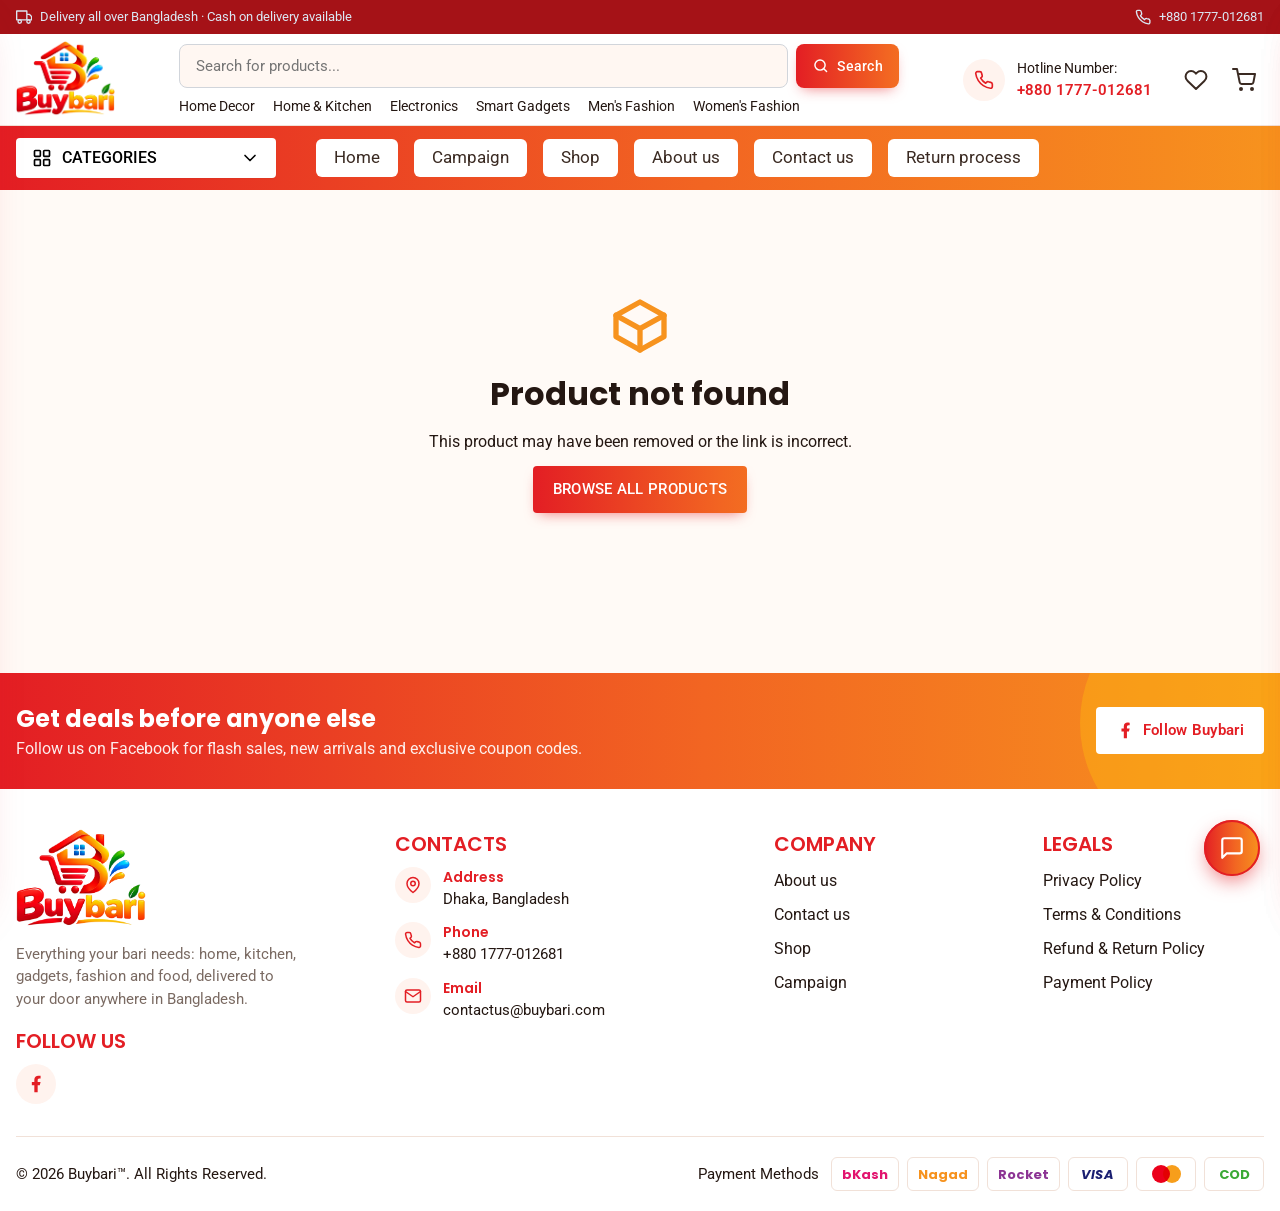
<file: product.html>
<!DOCTYPE html>
<html lang="en">
<head>
  <meta charset="UTF-8" />
  <meta name="viewport" content="width=device-width, initial-scale=1.0" />
  <title>Product | Buybari</title>
  <meta name="description" content="Shop quality products online at Buybari with delivery all over Bangladesh and cash on delivery." />
  <meta name="theme-color" content="#e31e24" />
  <link rel="icon" href="images/favicon.png" />
  <link rel="preconnect" href="https://fonts.googleapis.com" />
  <link rel="preconnect" href="https://fonts.gstatic.com" crossorigin />
  <link href="https://fonts.googleapis.com/css2?family=Poppins:wght@500;600;700&family=Roboto:wght@400;500;700&family=Hind+Siliguri:wght@400;500;600&display=swap" rel="stylesheet" />
  <link rel="stylesheet" href="css/style.css" />
</head>
<body data-page="product">
  <main class="container pdp" data-product-page></main>

  <script src="js/data.js"></script>
  <script src="js/layout.js"></script>
  <script src="js/app.js"></script>
</body>
</html>
</file>
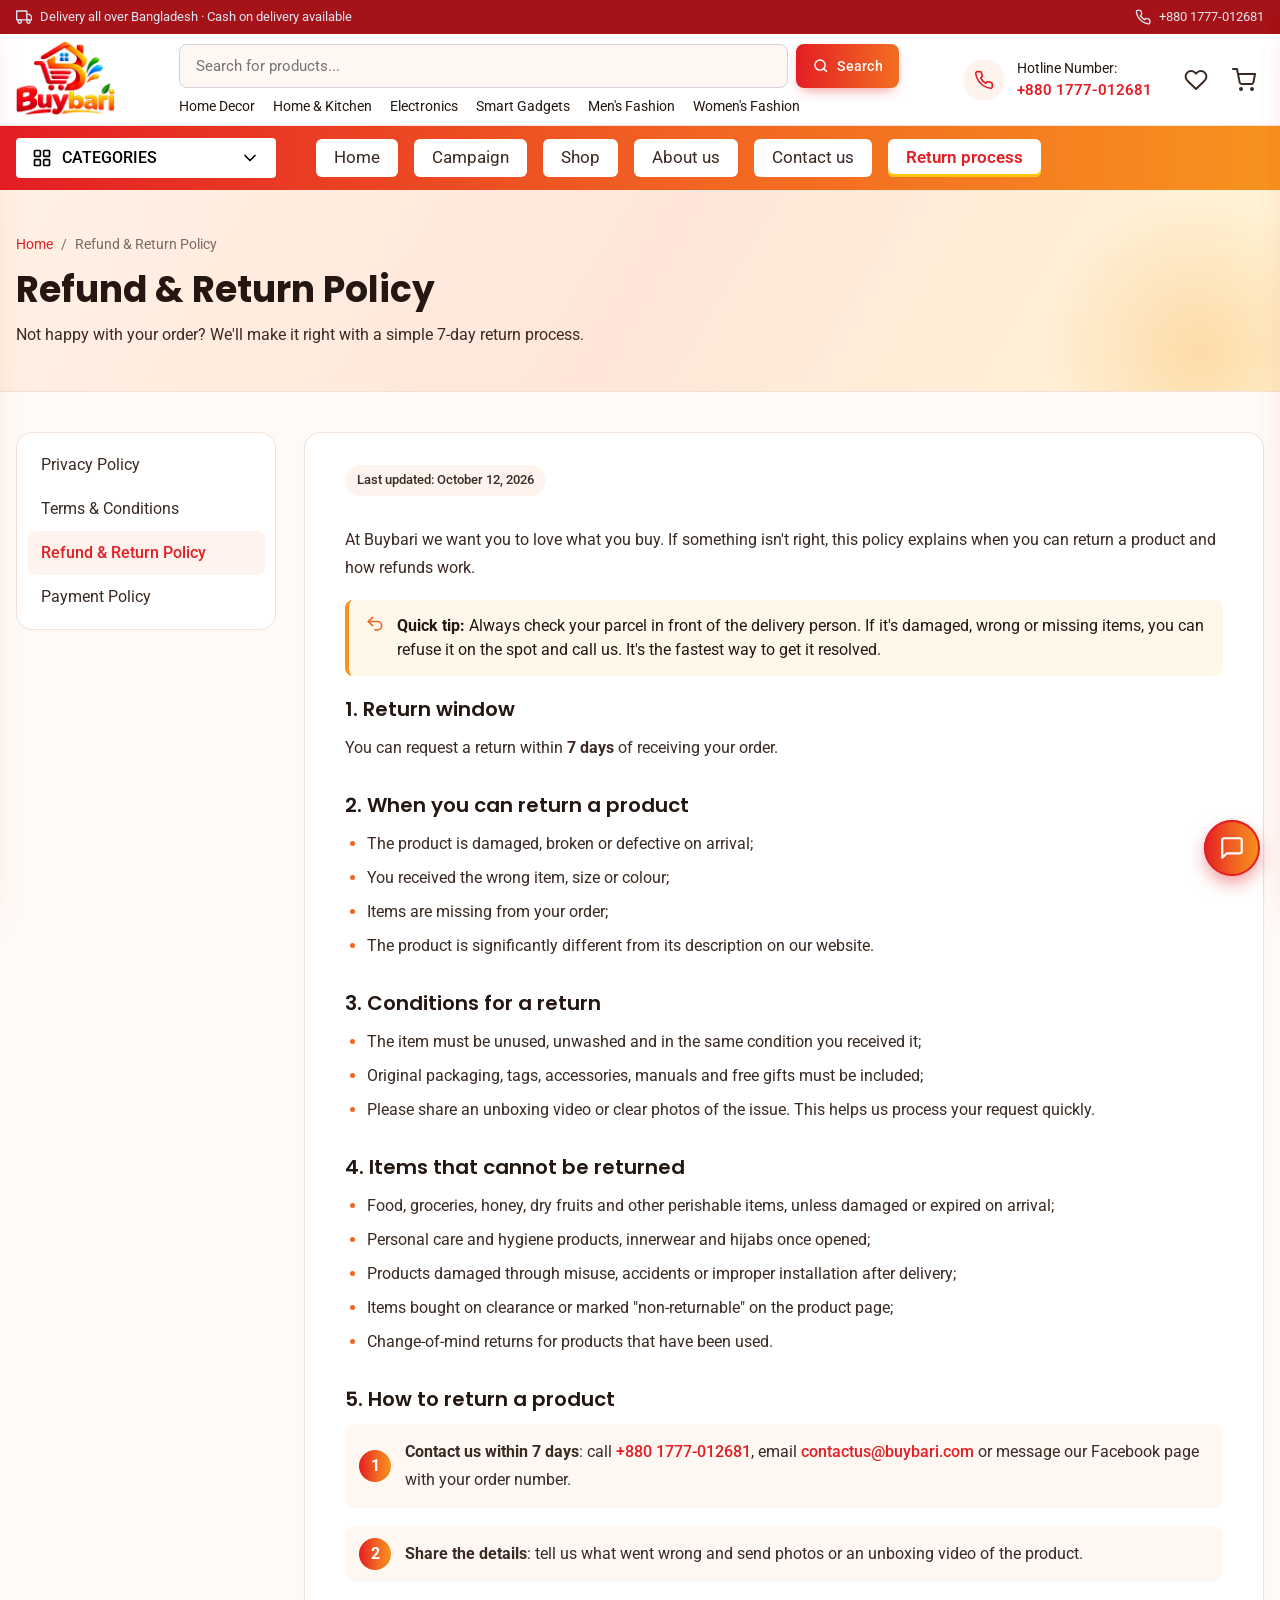
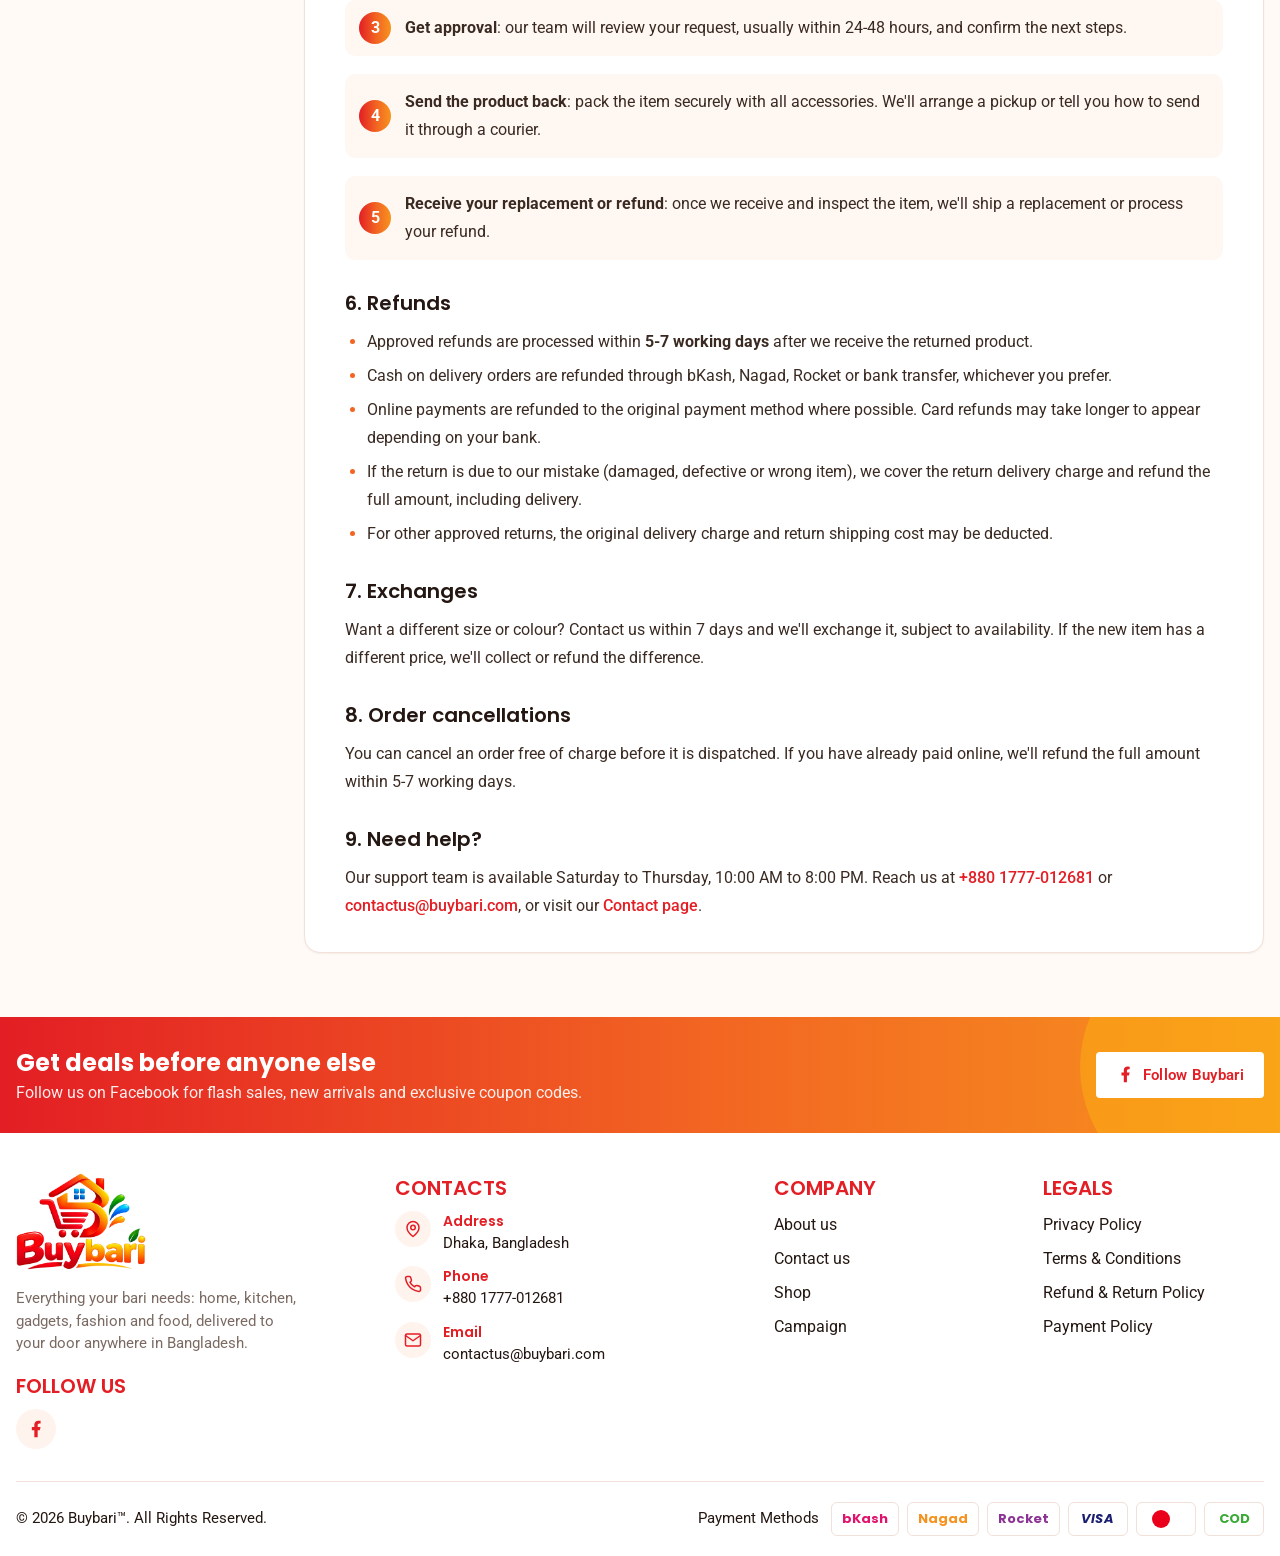
<file: refund.html>
<!DOCTYPE html>
<html lang="en">
<head>
  <meta charset="UTF-8" />
  <meta name="viewport" content="width=device-width, initial-scale=1.0" />
  <title>Refund &amp; Return Policy | Buybari</title>
  <meta name="description" content="Buybari's 7-day return and refund policy and step-by-step return process." />
  <meta name="theme-color" content="#e31e24" />
  <link rel="icon" href="images/favicon.png" />
  <link rel="preconnect" href="https://fonts.googleapis.com" />
  <link rel="preconnect" href="https://fonts.gstatic.com" crossorigin />
  <link href="https://fonts.googleapis.com/css2?family=Poppins:wght@500;600;700&family=Roboto:wght@400;500;700&family=Hind+Siliguri:wght@400;500;600&display=swap" rel="stylesheet" />
  <link rel="stylesheet" href="css/style.css" />
</head>
<body data-page="refund">
  <section class="page-hero">
    <div class="container">
      <nav class="crumbs" aria-label="Breadcrumb"><a href="index.html">Home</a><span>/</span><span>Refund &amp; Return Policy</span></nav>
      <h1>Refund &amp; Return Policy</h1>
      <p>Not happy with your order? We'll make it right with a simple 7-day return process.</p>
    </div>
  </section>

  <main class="container page legal">
    <aside class="legal__nav" aria-label="Policies"><ul data-legal-nav></ul></aside>

    <article class="legal__body prose">
      <p class="legal__updated">Last updated: October 12, 2026</p>

      <p>At Buybari we want you to love what you buy. If something isn't right, this policy explains when you can return a product and how refunds work.</p>

      <div class="callout">
        <span data-icon="return"></span>
        <div><strong>Quick tip:</strong> Always check your parcel in front of the delivery person. If it's damaged, wrong or missing items, you can refuse it on the spot and call us. It's the fastest way to get it resolved.</div>
      </div>

      <h2>1. Return window</h2>
      <p>You can request a return within <strong>7 days</strong> of receiving your order.</p>

      <h2>2. When you can return a product</h2>
      <ul>
        <li>The product is damaged, broken or defective on arrival;</li>
        <li>You received the wrong item, size or colour;</li>
        <li>Items are missing from your order;</li>
        <li>The product is significantly different from its description on our website.</li>
      </ul>

      <h2>3. Conditions for a return</h2>
      <ul>
        <li>The item must be unused, unwashed and in the same condition you received it;</li>
        <li>Original packaging, tags, accessories, manuals and free gifts must be included;</li>
        <li>Please share an unboxing video or clear photos of the issue. This helps us process your request quickly.</li>
      </ul>

      <h2>4. Items that cannot be returned</h2>
      <ul>
        <li>Food, groceries, honey, dry fruits and other perishable items, unless damaged or expired on arrival;</li>
        <li>Personal care and hygiene products, innerwear and hijabs once opened;</li>
        <li>Products damaged through misuse, accidents or improper installation after delivery;</li>
        <li>Items bought on clearance or marked "non-returnable" on the product page;</li>
        <li>Change-of-mind returns for products that have been used.</li>
      </ul>

      <h2>5. How to return a product</h2>
      <ol class="steps">
        <li><strong>Contact us within 7 days</strong>: call <a href="tel:+8801777012681">+880 1777-012681</a>, email <a href="mailto:contactus@buybari.com">contactus@buybari.com</a> or message our Facebook page with your order number.</li>
        <li><strong>Share the details</strong>: tell us what went wrong and send photos or an unboxing video of the product.</li>
        <li><strong>Get approval</strong>: our team will review your request, usually within 24-48 hours, and confirm the next steps.</li>
        <li><strong>Send the product back</strong>: pack the item securely with all accessories. We'll arrange a pickup or tell you how to send it through a courier.</li>
        <li><strong>Receive your replacement or refund</strong>: once we receive and inspect the item, we'll ship a replacement or process your refund.</li>
      </ol>

      <h2>6. Refunds</h2>
      <ul>
        <li>Approved refunds are processed within <strong>5-7 working days</strong> after we receive the returned product.</li>
        <li>Cash on delivery orders are refunded through bKash, Nagad, Rocket or bank transfer, whichever you prefer.</li>
        <li>Online payments are refunded to the original payment method where possible. Card refunds may take longer to appear depending on your bank.</li>
        <li>If the return is due to our mistake (damaged, defective or wrong item), we cover the return delivery charge and refund the full amount, including delivery.</li>
        <li>For other approved returns, the original delivery charge and return shipping cost may be deducted.</li>
      </ul>

      <h2>7. Exchanges</h2>
      <p>Want a different size or colour? Contact us within 7 days and we'll exchange it, subject to availability. If the new item has a different price, we'll collect or refund the difference.</p>

      <h2>8. Order cancellations</h2>
      <p>You can cancel an order free of charge before it is dispatched. If you have already paid online, we'll refund the full amount within 5-7 working days.</p>

      <h2>9. Need help?</h2>
      <p>Our support team is available Saturday to Thursday, 10:00 AM to 8:00 PM. Reach us at <a href="tel:+8801777012681">+880 1777-012681</a> or <a href="mailto:contactus@buybari.com">contactus@buybari.com</a>, or visit our <a href="contact.html">Contact page</a>.</p>
    </article>
  </main>

  <script src="js/data.js"></script>
  <script src="js/layout.js"></script>
  <script src="js/app.js"></script>
</body>
</html>
</file>
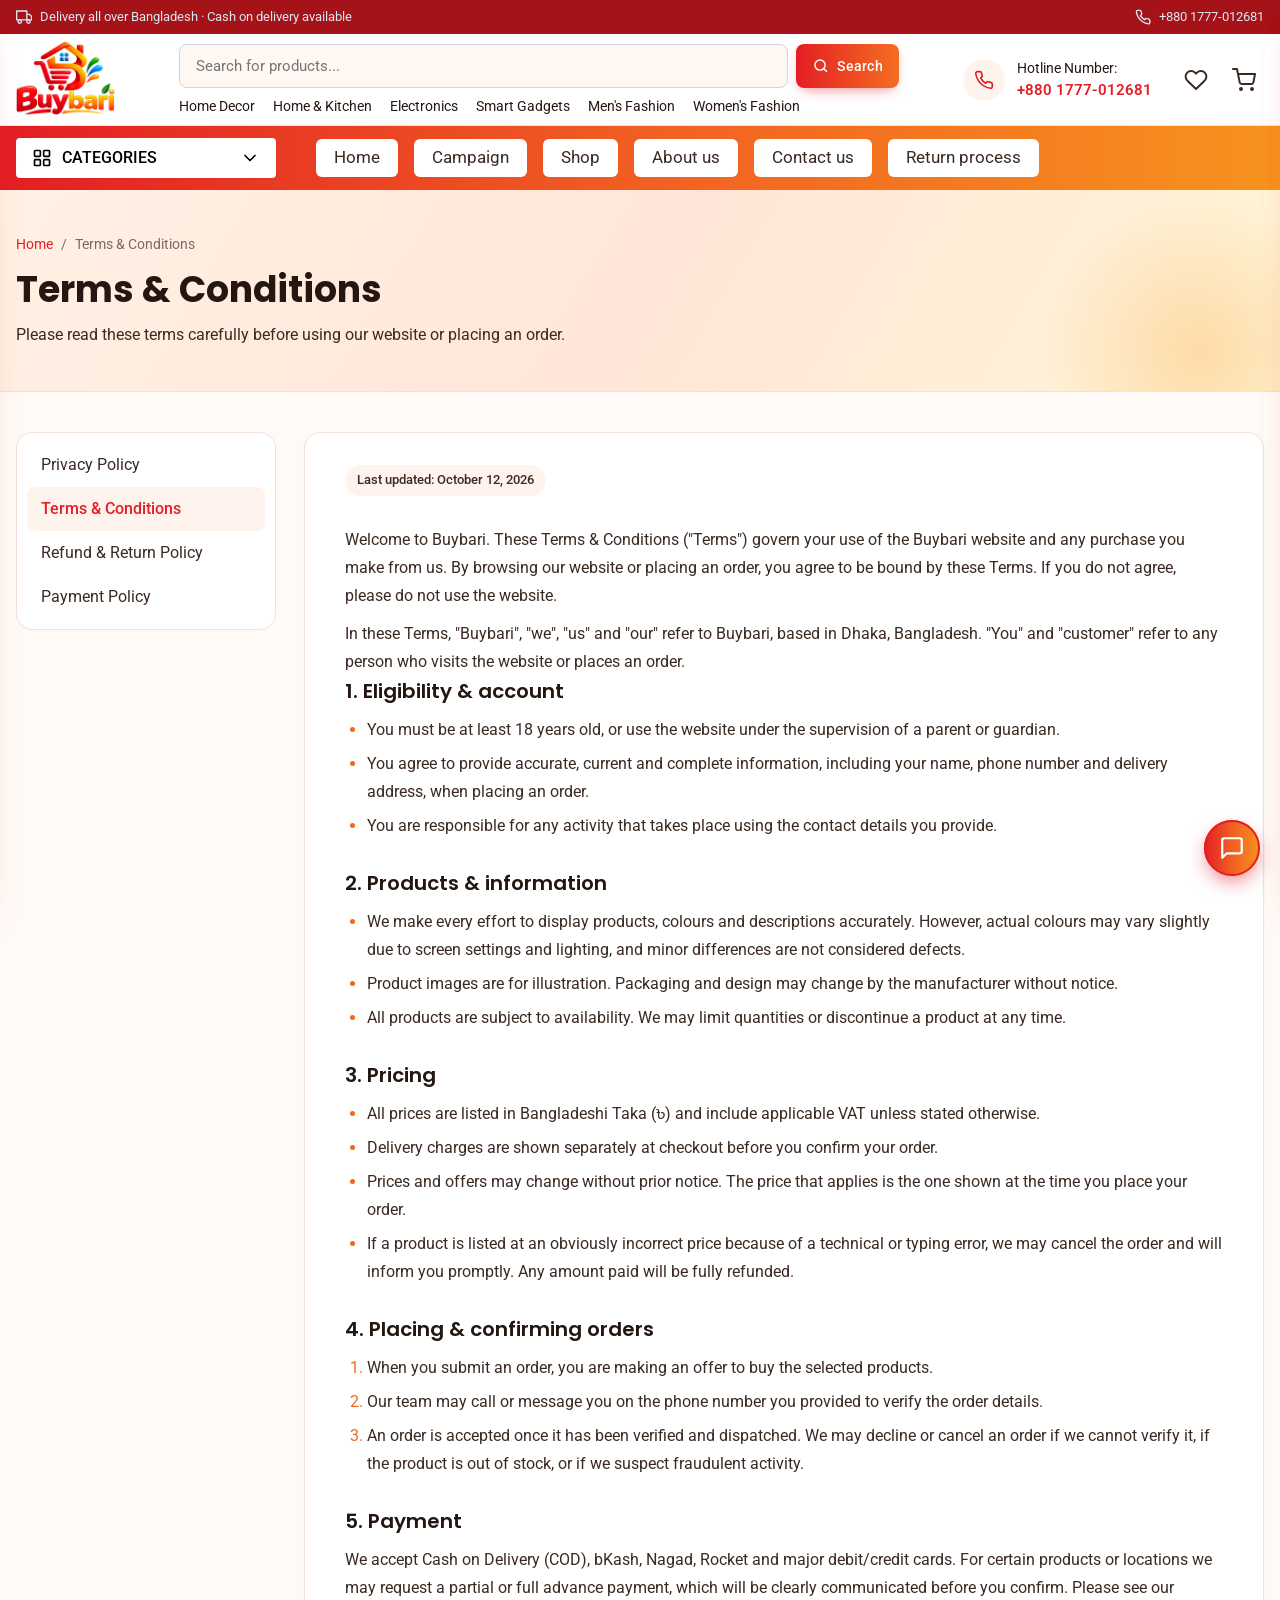
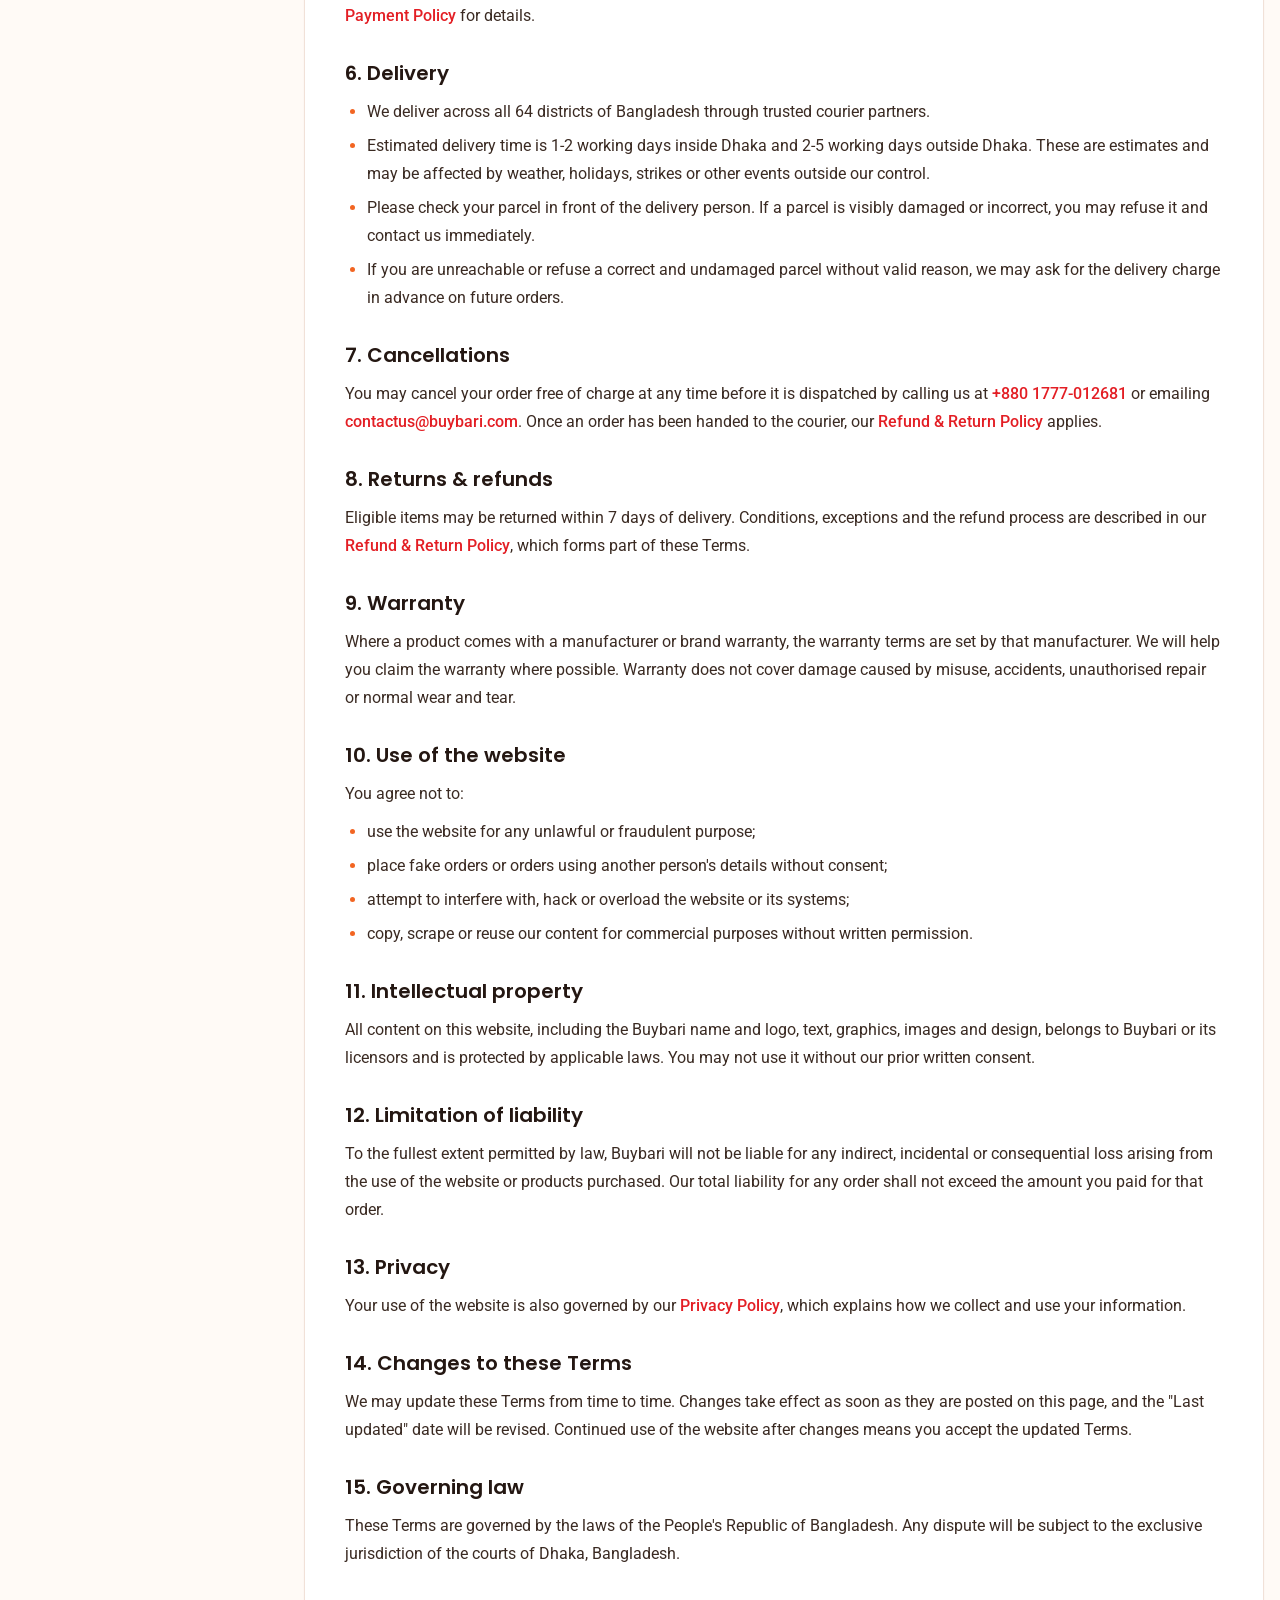
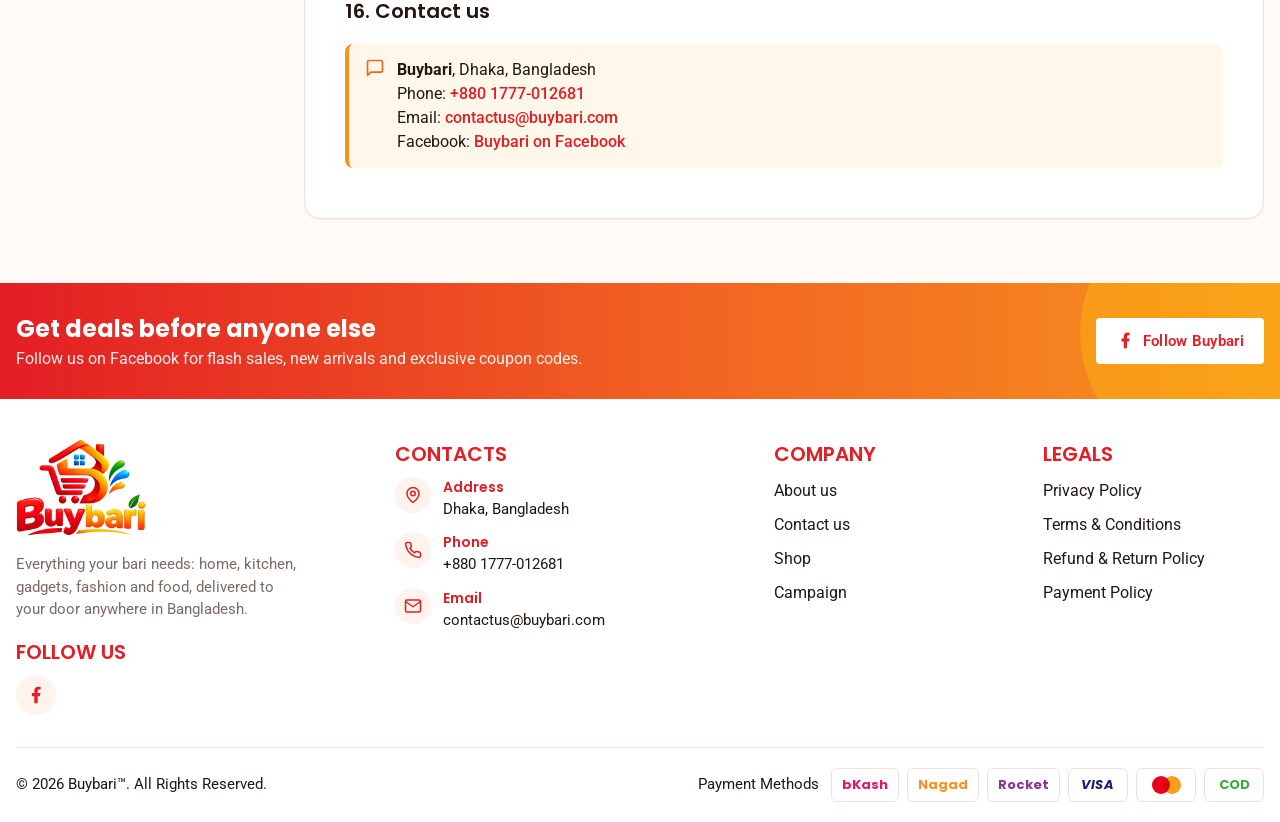
<file: terms.html>
<!DOCTYPE html>
<html lang="en">
<head>
  <meta charset="UTF-8" />
  <meta name="viewport" content="width=device-width, initial-scale=1.0" />
  <title>Terms &amp; Conditions | Buybari</title>
  <meta name="description" content="The terms and conditions for using the Buybari website and placing orders." />
  <meta name="theme-color" content="#e31e24" />
  <link rel="icon" href="images/favicon.png" />
  <link rel="preconnect" href="https://fonts.googleapis.com" />
  <link rel="preconnect" href="https://fonts.gstatic.com" crossorigin />
  <link href="https://fonts.googleapis.com/css2?family=Poppins:wght@500;600;700&family=Roboto:wght@400;500;700&family=Hind+Siliguri:wght@400;500;600&display=swap" rel="stylesheet" />
  <link rel="stylesheet" href="css/style.css" />
</head>
<body data-page="terms">
  <section class="page-hero">
    <div class="container">
      <nav class="crumbs" aria-label="Breadcrumb"><a href="index.html">Home</a><span>/</span><span>Terms &amp; Conditions</span></nav>
      <h1>Terms &amp; Conditions</h1>
      <p>Please read these terms carefully before using our website or placing an order.</p>
    </div>
  </section>

  <main class="container page legal">
    <aside class="legal__nav" aria-label="Policies"><ul data-legal-nav></ul></aside>

    <article class="legal__body prose">
      <p class="legal__updated">Last updated: October 12, 2026</p>

      <p>Welcome to Buybari. These Terms &amp; Conditions ("Terms") govern your use of the Buybari website and any purchase you make from us. By browsing our website or placing an order, you agree to be bound by these Terms. If you do not agree, please do not use the website.</p>
      <p>In these Terms, "Buybari", "we", "us" and "our" refer to Buybari, based in Dhaka, Bangladesh. "You" and "customer" refer to any person who visits the website or places an order.</p>

      <h2>1. Eligibility &amp; account</h2>
      <ul>
        <li>You must be at least 18 years old, or use the website under the supervision of a parent or guardian.</li>
        <li>You agree to provide accurate, current and complete information, including your name, phone number and delivery address, when placing an order.</li>
        <li>You are responsible for any activity that takes place using the contact details you provide.</li>
      </ul>

      <h2>2. Products &amp; information</h2>
      <ul>
        <li>We make every effort to display products, colours and descriptions accurately. However, actual colours may vary slightly due to screen settings and lighting, and minor differences are not considered defects.</li>
        <li>Product images are for illustration. Packaging and design may change by the manufacturer without notice.</li>
        <li>All products are subject to availability. We may limit quantities or discontinue a product at any time.</li>
      </ul>

      <h2>3. Pricing</h2>
      <ul>
        <li>All prices are listed in Bangladeshi Taka (৳) and include applicable VAT unless stated otherwise.</li>
        <li>Delivery charges are shown separately at checkout before you confirm your order.</li>
        <li>Prices and offers may change without prior notice. The price that applies is the one shown at the time you place your order.</li>
        <li>If a product is listed at an obviously incorrect price because of a technical or typing error, we may cancel the order and will inform you promptly. Any amount paid will be fully refunded.</li>
      </ul>

      <h2>4. Placing &amp; confirming orders</h2>
      <ol>
        <li>When you submit an order, you are making an offer to buy the selected products.</li>
        <li>Our team may call or message you on the phone number you provided to verify the order details.</li>
        <li>An order is accepted once it has been verified and dispatched. We may decline or cancel an order if we cannot verify it, if the product is out of stock, or if we suspect fraudulent activity.</li>
      </ol>

      <h2>5. Payment</h2>
      <p>We accept Cash on Delivery (COD), bKash, Nagad, Rocket and major debit/credit cards. For certain products or locations we may request a partial or full advance payment, which will be clearly communicated before you confirm. Please see our <a href="payment.html">Payment Policy</a> for details.</p>

      <h2>6. Delivery</h2>
      <ul>
        <li>We deliver across all 64 districts of Bangladesh through trusted courier partners.</li>
        <li>Estimated delivery time is 1-2 working days inside Dhaka and 2-5 working days outside Dhaka. These are estimates and may be affected by weather, holidays, strikes or other events outside our control.</li>
        <li>Please check your parcel in front of the delivery person. If a parcel is visibly damaged or incorrect, you may refuse it and contact us immediately.</li>
        <li>If you are unreachable or refuse a correct and undamaged parcel without valid reason, we may ask for the delivery charge in advance on future orders.</li>
      </ul>

      <h2>7. Cancellations</h2>
      <p>You may cancel your order free of charge at any time before it is dispatched by calling us at <a href="tel:+8801777012681">+880 1777-012681</a> or emailing <a href="mailto:contactus@buybari.com">contactus@buybari.com</a>. Once an order has been handed to the courier, our <a href="refund.html">Refund &amp; Return Policy</a> applies.</p>

      <h2>8. Returns &amp; refunds</h2>
      <p>Eligible items may be returned within 7 days of delivery. Conditions, exceptions and the refund process are described in our <a href="refund.html">Refund &amp; Return Policy</a>, which forms part of these Terms.</p>

      <h2>9. Warranty</h2>
      <p>Where a product comes with a manufacturer or brand warranty, the warranty terms are set by that manufacturer. We will help you claim the warranty where possible. Warranty does not cover damage caused by misuse, accidents, unauthorised repair or normal wear and tear.</p>

      <h2>10. Use of the website</h2>
      <p>You agree not to:</p>
      <ul>
        <li>use the website for any unlawful or fraudulent purpose;</li>
        <li>place fake orders or orders using another person's details without consent;</li>
        <li>attempt to interfere with, hack or overload the website or its systems;</li>
        <li>copy, scrape or reuse our content for commercial purposes without written permission.</li>
      </ul>

      <h2>11. Intellectual property</h2>
      <p>All content on this website, including the Buybari name and logo, text, graphics, images and design, belongs to Buybari or its licensors and is protected by applicable laws. You may not use it without our prior written consent.</p>

      <h2>12. Limitation of liability</h2>
      <p>To the fullest extent permitted by law, Buybari will not be liable for any indirect, incidental or consequential loss arising from the use of the website or products purchased. Our total liability for any order shall not exceed the amount you paid for that order.</p>

      <h2>13. Privacy</h2>
      <p>Your use of the website is also governed by our <a href="privacy.html">Privacy Policy</a>, which explains how we collect and use your information.</p>

      <h2>14. Changes to these Terms</h2>
      <p>We may update these Terms from time to time. Changes take effect as soon as they are posted on this page, and the "Last updated" date will be revised. Continued use of the website after changes means you accept the updated Terms.</p>

      <h2>15. Governing law</h2>
      <p>These Terms are governed by the laws of the People's Republic of Bangladesh. Any dispute will be subject to the exclusive jurisdiction of the courts of Dhaka, Bangladesh.</p>

      <h2>16. Contact us</h2>
      <div class="callout">
        <span data-icon="chat"></span>
        <div>
          <strong>Buybari</strong>, Dhaka, Bangladesh<br />
          Phone: <a href="tel:+8801777012681">+880 1777-012681</a><br />
          Email: <a href="mailto:contactus@buybari.com">contactus@buybari.com</a><br />
          Facebook: <a href="https://www.facebook.com/share/1CRT4Dpc91/" target="_blank" rel="noreferrer">Buybari on Facebook</a>
        </div>
      </div>
    </article>
  </main>

  <script src="js/data.js"></script>
  <script src="js/layout.js"></script>
  <script src="js/app.js"></script>
</body>
</html>
</file>
<file: css/style.css>
:root {
  /* Brand palette taken from the Buybari logo */
  --primary: #e31e24;
  --primary-600: #c9161c;
  --primary-700: #a51217;
  --primary-50: #fff3ee;
  --primary-100: #ffdccf;
  --orange: #f7931e;
  --orange-600: #f26522;
  --yellow: #ffc20e;
  --green: #3aa935;
  --blue: #1e88e5;
  --brand-gradient: linear-gradient(90deg, var(--primary) 0%, var(--orange-600) 55%, var(--orange) 100%);
  --brand-gradient-full: linear-gradient(90deg, var(--primary), var(--orange), var(--yellow));

  --third: var(--orange);
  --accent: var(--primary);
  --bg: #fffaf6;
  --surface: #ffffff;
  --surface-2: #fff7f2;
  --text: #241712;
  --text-2: #3a2a22;
  --muted: #7a6a62;
  --border: #f1e1d8;
  --star: #ffb400;
  --hot: var(--primary);
  --discount: var(--yellow);
  --new: var(--green);
  --feature: var(--blue);
  --radius: 10px;
  --radius-lg: 16px;
  --shadow-sm: 0 1px 2px rgba(80, 30, 10, 0.06);
  --shadow: 0 4px 14px -4px rgba(120, 40, 10, 0.14);
  --shadow-lg: 0 20px 44px -14px rgba(227, 30, 36, 0.35);
  --ease: cubic-bezier(0.22, 1, 0.36, 1);
  --container: 1280px;
  --nav-h: 64px;
  --font-head: "Poppins", "Hind Siliguri", system-ui, sans-serif;
}

*,
*::before,
*::after {
  box-sizing: border-box;
}

html {
  scroll-behavior: smooth;
  scroll-padding-top: calc(var(--nav-h) + 16px);
}

body {
  margin: 0;
  font-family: "Roboto", "Hind Siliguri", Helvetica, Arial, sans-serif;
  font-size: 16px;
  line-height: 1.5;
  color: var(--text);
  background: var(--bg);
  -webkit-font-smoothing: antialiased;
}

body.is-locked {
  overflow: hidden;
}

img {
  max-width: 100%;
  display: block;
}

a {
  color: inherit;
  text-decoration: none;
}

button {
  font: inherit;
  color: inherit;
  background: none;
  border: 0;
  cursor: pointer;
  padding: 0;
}

ul {
  list-style: none;
  margin: 0;
  padding: 0;
}

h1, h2, h3, h4, p {
  margin: 0;
}

input, select, textarea {
  font: inherit;
}

:focus-visible {
  outline: 2px solid var(--third);
  outline-offset: 2px;
}

.container {
  width: 100%;
  max-width: var(--container);
  margin-inline: auto;
  padding-inline: 16px;
}

.muted {
  color: var(--muted);
  font-weight: 400;
}

[data-icon] {
  display: inline-flex;
  line-height: 0;
}

[data-icon] svg {
  width: 1.25em;
  height: 1.25em;
}

/* ---------- Buttons ---------- */
.btn {
  display: inline-flex;
  align-items: center;
  justify-content: center;
  gap: 8px;
  padding: 8px 16px;
  border-radius: 4px;
  font-size: 14px;
  font-weight: 500;
  letter-spacing: 0.02em;
  text-transform: uppercase;
  transition: background 0.2s, color 0.2s, transform 0.15s, box-shadow 0.2s;
}

.btn:active {
  transform: scale(0.97);
}

.btn--primary {
  background: var(--brand-gradient);
  background-size: 160% 100%;
  background-position: 0 0;
  color: #fff;
  box-shadow: 0 6px 14px -6px rgba(227, 30, 36, 0.6);
  transition: background-position 0.4s var(--ease), box-shadow 0.2s, transform 0.15s;
}

.btn--primary:hover {
  background-position: 100% 0;
  box-shadow: 0 8px 18px -6px rgba(227, 30, 36, 0.7);
}

.btn--light {
  background: #fff;
  color: var(--primary);
  font-weight: 600;
}

.btn--light:hover {
  background: var(--yellow);
  color: var(--text);
}

.btn--outline {
  border: 1px solid var(--primary);
  color: var(--primary);
  background: #fff;
}

.btn--outline:hover {
  background: var(--primary);
  color: #fff;
}

.btn--block {
  width: 100%;
}

.btn--lg {
  padding: 12px 20px;
  font-size: 15px;
}

.icon-btn {
  position: relative;
  display: inline-grid;
  place-items: center;
  width: 40px;
  height: 40px;
  border-radius: 50%;
  color: var(--text-2);
  transition: background 0.2s, color 0.2s;
}

.icon-btn:hover {
  background: var(--primary-50);
  color: var(--primary);
}

.icon-btn [data-icon] svg {
  width: 24px;
  height: 24px;
}

.icon-btn__badge {
  position: absolute;
  top: 2px;
  right: 0;
  min-width: 18px;
  height: 18px;
  padding: 0 5px;
  border-radius: 999px;
  background: var(--accent);
  color: #fff;
  font-size: 11px;
  font-weight: 600;
  line-height: 18px;
  text-align: center;
}

.icon-btn__badge.bump {
  animation: bump 0.4s var(--ease);
}

@keyframes bump {
  40% { transform: scale(1.4); }
}

/* ---------- Announcement ---------- */
.announce {
  background: var(--primary-700);
  color: #dbe7f3;
  font-size: 13px;
}

.announce__inner {
  display: flex;
  align-items: center;
  justify-content: space-between;
  gap: 16px;
  min-height: 34px;
}

.announce p,
.announce__phone {
  display: inline-flex;
  align-items: center;
  gap: 8px;
}

.announce__phone:hover {
  color: #fff;
}

/* ---------- Header ---------- */
.header {
  background: var(--surface);
  border-bottom: 1px solid var(--border);
}

.header__main {
  display: flex;
  align-items: center;
  justify-content: space-between;
  gap: 32px;
  min-height: 86px;
}

.logo img {
  width: auto;
  height: 78px;
  transition: transform 0.3s var(--ease);
}

.logo:hover img {
  transform: scale(1.04) rotate(-1deg);
}

h1, h2, h3,
.section__title,
.card__title,
.footer__title {
  font-family: var(--font-head);
}

.header__center {
  flex: 1;
  max-width: 720px;
  padding-top: 10px;
}

.search {
  display: flex;
  gap: 8px;
}

.search__field {
  position: relative;
  flex: 1;
}

.search input {
  width: 100%;
  height: 44px;
  padding: 0 16px;
  background: var(--surface-2);
  border: 1px solid #d1d5db;
  border-radius: 8px;
  color: #383a42;
  font-size: 15px;
  transition: border-color 0.2s, box-shadow 0.2s, background 0.2s;
}

.search input:focus {
  outline: none;
  background: #fff;
  border-color: var(--primary);
  box-shadow: 0 0 0 3px rgba(227, 30, 36, 0.15);
}

.search__btn {
  height: 44px;
  border-radius: 8px;
  text-transform: none;
  font-size: 14px;
}

.search__results {
  position: absolute;
  top: calc(100% + 6px);
  left: 0;
  right: 0;
  z-index: 60;
  max-height: 420px;
  overflow-y: auto;
  background: #fff;
  border: 1px solid var(--border);
  border-radius: 10px;
  box-shadow: var(--shadow-lg);
  padding: 6px;
}

.search__result {
  display: flex;
  align-items: center;
  gap: 12px;
  width: 100%;
  padding: 8px;
  border-radius: 8px;
  text-align: left;
}

.search__result:hover,
.search__result.is-focused {
  background: var(--primary-50);
}

.search__result img {
  width: 44px;
  height: 44px;
  border-radius: 6px;
  object-fit: cover;
  flex-shrink: 0;
}

.search__result-name {
  font-size: 14px;
  line-height: 1.3;
  display: -webkit-box;
  -webkit-line-clamp: 1;
  -webkit-box-orient: vertical;
  overflow: hidden;
}

.search__result-name mark {
  background: #fde68a;
  color: inherit;
  border-radius: 2px;
}

.search__result-price {
  font-size: 13px;
  font-weight: 600;
  color: var(--primary);
}

.search__empty {
  padding: 16px;
  text-align: center;
  color: var(--muted);
  font-size: 14px;
}

.quick-cats {
  display: flex;
  flex-wrap: wrap;
  gap: 4px 18px;
  padding: 8px 0;
  font-size: 14px;
}

.quick-cats a {
  color: var(--text);
  transition: color 0.2s;
}

.quick-cats a:hover {
  color: var(--primary);
}

.header__actions {
  display: flex;
  align-items: center;
  gap: 8px;
}

.hotline {
  display: flex;
  align-items: center;
  gap: 12px;
  margin-right: 16px;
}

.hotline__icon {
  display: grid;
  place-items: center;
  width: 42px;
  height: 42px;
  border-radius: 50%;
  background: var(--primary-50);
  color: var(--primary);
}

.hotline small {
  display: block;
  font-size: 14px;
  color: var(--text);
}

.hotline strong {
  display: block;
  font-size: 15px;
  font-weight: 600;
  color: var(--primary);
}

.header__mobile {
  display: none;
}

/* ---------- Navbar ---------- */
.navbar {
  position: sticky;
  top: 0;
  z-index: 40;
  background: var(--brand-gradient);
  padding: 12px 0;
  transition: box-shadow 0.3s;
}

.navbar.is-stuck {
  box-shadow: 0 8px 20px -8px rgba(165, 18, 23, 0.6);
}

.navbar__inner {
  display: flex;
  align-items: center;
  gap: 40px;
}

.cat-dropdown {
  position: relative;
  width: 260px;
  flex-shrink: 0;
}

.cat-dropdown__btn {
  display: flex;
  align-items: center;
  gap: 10px;
  width: 100%;
  height: 40px;
  padding: 0 16px;
  background: #fff;
  color: #000;
  border-radius: 4px;
  font-weight: 500;
  text-transform: uppercase;
  box-shadow: var(--shadow-sm);
}

.cat-dropdown__btn .chev {
  margin-left: auto;
  transition: transform 0.25s var(--ease);
}

.cat-dropdown__btn[aria-expanded="true"] .chev {
  transform: rotate(180deg);
}

.cat-dropdown__menu {
  position: absolute;
  top: calc(100% + 8px);
  left: 0;
  right: 0;
  z-index: 50;
  background: #fff;
  border-radius: 8px;
  box-shadow: var(--shadow-lg);
  padding: 6px;
  opacity: 0;
  visibility: hidden;
  transform: translateY(-6px);
  transition: opacity 0.2s, transform 0.2s var(--ease), visibility 0.2s;
}

.cat-dropdown__menu.is-open {
  opacity: 1;
  visibility: visible;
  transform: none;
}

.navbar__links {
  display: flex;
  flex-wrap: wrap;
  gap: 16px;
}

.navbar__links a {
  display: block;
  padding: 6px 18px;
  border-radius: 6px;
  background: #fff;
  color: var(--text-2);
  font-size: 17px;
  transition: background 0.2s, color 0.2s, transform 0.2s;
}

.navbar__links a:hover {
  background: var(--primary-50);
  color: var(--primary);
  transform: translateY(-1px);
}

.navbar__links a.is-active {
  color: var(--primary);
  font-weight: 600;
  box-shadow: inset 0 -3px 0 var(--yellow);
}

.navbar__cart {
  display: none;
  align-items: center;
  gap: 8px;
  margin-left: auto;
  padding: 6px 14px;
  border-radius: 6px;
  background: rgba(255, 255, 255, 0.12);
  color: #fff;
  font-weight: 500;
}

.navbar.is-stuck .navbar__cart {
  display: inline-flex;
}

/* Shared category list item */
.cat-link {
  display: flex;
  align-items: center;
  gap: 12px;
  width: 100%;
  padding: 10px 12px;
  border-radius: 6px;
  color: var(--text-2);
  font-size: 15px;
  text-align: left;
  transition: background 0.2s, color 0.2s, padding 0.2s;
}

.cat-link [data-icon] {
  color: var(--primary);
  opacity: 0.85;
}

.cat-link .count {
  margin-left: auto;
  font-size: 12px;
  color: var(--muted);
}

.cat-link:hover,
.cat-link.is-active {
  background: var(--primary-50);
  color: var(--primary);
  padding-left: 16px;
}

/* ---------- Hero ---------- */
.main {
  padding-top: 16px;
  padding-bottom: 24px;
}

.hero {
  display: grid;
  grid-template-columns: 260px 1fr;
  gap: 16px;
}

.hero__cats {
  background: #fff;
  border: 1px solid var(--primary-100);
  border-radius: 8px;
  overflow: hidden;
  display: flex;
  flex-direction: column;
  box-shadow: var(--shadow-sm);
}

.hero__cats-title {
  display: flex;
  align-items: center;
  gap: 8px;
  padding: 12px 16px;
  background: var(--brand-gradient);
  color: #fff;
  font-size: 15px;
  font-weight: 600;
  text-transform: uppercase;
}

.hero__cats ul {
  flex: 1;
  overflow-y: auto;
  padding: 6px;
  max-height: 420px;
  scrollbar-width: thin;
  scrollbar-color: var(--primary-100) transparent;
}

.slider {
  position: relative;
  overflow: hidden;
  border-radius: var(--radius-lg);
  background: #061433;
  aspect-ratio: 8 / 3;
  box-shadow: var(--shadow);
  touch-action: pan-y;
}

.slider__slide {
  position: relative;
}

.slider__slide:not(.slider__slide--plain)::before {
  content: "";
  position: absolute;
  inset: 0;
  z-index: 1;
  background: linear-gradient(90deg, rgba(255, 248, 240, 0.92) 0%, rgba(255, 248, 240, 0.65) 32%, rgba(255, 248, 240, 0) 55%);
  pointer-events: none;
}

.slider__slide--plain {
  display: block;
  background: #061433;
}

.slider__slide--plain::before {
  content: none;
}

.slider__content {
  position: absolute;
  inset: 0 auto 0 0;
  z-index: 2;
  display: flex;
  flex-direction: column;
  justify-content: center;
  align-items: flex-start;
  gap: 12px;
  width: min(48%, 520px);
  padding: 0 0 0 clamp(20px, 5%, 64px);
}

.slider__content > * {
  opacity: 0;
  transform: translateY(16px);
  transition: opacity 0.6s var(--ease), transform 0.6s var(--ease);
}

.slider__slide.is-active .slider__content > * {
  opacity: 1;
  transform: none;
}

.slider__slide.is-active .slider__content > :nth-child(2) { transition-delay: 0.1s; }
.slider__slide.is-active .slider__content > :nth-child(3) { transition-delay: 0.2s; }
.slider__slide.is-active .slider__content > :nth-child(4) { transition-delay: 0.3s; }

.slider__eyebrow {
  padding: 4px 12px;
  border-radius: 999px;
  background: var(--yellow);
  color: #3a1d00;
  font-size: 12px;
  font-weight: 700;
  letter-spacing: 0.08em;
  text-transform: uppercase;
}

.slider__title {
  font-size: clamp(22px, 3.2vw, 44px);
  font-weight: 700;
  line-height: 1.12;
  color: var(--text);
}

.slider__title span {
  background: var(--brand-gradient);
  -webkit-background-clip: text;
  background-clip: text;
  color: transparent;
}

.slider__text {
  max-width: 400px;
  color: var(--text-2);
  font-size: clamp(13px, 1.2vw, 17px);
}

.slider__cta {
  margin-top: 4px;
  text-transform: none;
  font-size: 15px;
}

.slider__track {
  display: flex;
  height: 100%;
  transition: transform 0.6s var(--ease);
}

.slider__track.is-dragging {
  transition: none;
}

.slider__slide {
  flex: 0 0 100%;
  height: 100%;
}

.slider__slide img {
  width: 100%;
  height: 100%;
  object-fit: cover;
  object-position: center;
  user-select: none;
  -webkit-user-drag: none;
}

.slider__arrow {
  position: absolute;
  top: 50%;
  display: grid;
  place-items: center;
  width: 40px;
  height: 40px;
  margin-top: -20px;
  border-radius: 50%;
  background: rgba(255, 255, 255, 0.8);
  color: var(--accent);
  box-shadow: var(--shadow);
  opacity: 0;
  transition: opacity 0.25s, transform 0.25s, background 0.2s;
}

.slider__arrow--prev { left: 14px; transform: translateX(-8px); }
.slider__arrow--next { right: 14px; transform: translateX(8px); }

.slider:hover .slider__arrow,
.slider:focus-within .slider__arrow {
  opacity: 1;
  transform: none;
}

.slider__arrow:hover {
  background: #fff;
}

.slider__dots {
  position: absolute;
  bottom: 14px;
  left: 0;
  right: 0;
  display: flex;
  justify-content: center;
  gap: 8px;
}

.slider__dots {
  z-index: 3;
}

.slider__arrow {
  z-index: 3;
}

.slider__dot {
  width: 8px;
  height: 8px;
  border-radius: 999px;
  background: rgba(227, 30, 36, 0.35);
  transition: width 0.3s var(--ease), background 0.3s;
}

.slider__dot.is-active {
  width: 24px;
  background: var(--accent);
}

/* ---------- Trust bar ---------- */
.trust {
  display: flex;
  flex-wrap: wrap;
  justify-content: center;
  gap: 8px 32px;
  margin-top: 32px;
  padding: 14px 16px;
  background: linear-gradient(90deg, #fff0e0, #ffe7d6 50%, #fff4cf);
  border: 1px solid #ffe0c7;
  border-radius: var(--radius);
}

.trust__item {
  display: flex;
  align-items: center;
  gap: 8px;
  color: var(--text);
  font-weight: 500;
}

.trust__item [data-icon] {
  color: var(--orange-600);
}

.trust__item [data-icon] svg {
  width: 24px;
  height: 24px;
}

/* ---------- Chips ---------- */
.chips-wrap {
  margin-top: 28px;
}

.chips {
  display: flex;
  gap: 10px;
  overflow-x: auto;
  padding-bottom: 6px;
  scrollbar-width: none;
}

.chips::-webkit-scrollbar {
  display: none;
}

.chip {
  flex-shrink: 0;
  display: inline-flex;
  align-items: center;
  gap: 8px;
  padding: 8px 16px;
  border-radius: 999px;
  background: #fff;
  border: 1px solid var(--border);
  color: var(--text-2);
  font-size: 14px;
  transition: all 0.2s;
}

.chip:hover {
  border-color: var(--primary);
  color: var(--primary);
}

.chip.is-active {
  background: var(--primary);
  border-color: var(--primary);
  color: #fff;
}

.chip.is-active [data-icon] {
  color: #fff;
}

.chip [data-icon] {
  color: var(--primary);
}

/* ---------- Product sections ---------- */
.section {
  margin: 40px 0;
}

.section__head {
  position: relative;
  display: flex;
  align-items: center;
  justify-content: center;
  margin-bottom: 32px;
}

.section__title {
  font-size: 30px;
  font-weight: 600;
  text-transform: uppercase;
  text-align: center;
  letter-spacing: 0.01em;
}

.section__title::after {
  content: "";
  display: block;
  width: 64px;
  height: 3px;
  margin: 10px auto 0;
  border-radius: 3px;
  background: var(--brand-gradient-full);
}

.section__meta {
  position: absolute;
  right: 0;
  display: flex;
  align-items: center;
  gap: 12px;
}

.countdown {
  display: flex;
  align-items: center;
  gap: 6px;
  font-size: 13px;
  color: var(--muted);
}

.countdown b {
  display: inline-grid;
  place-items: center;
  min-width: 32px;
  height: 30px;
  padding: 0 4px;
  border-radius: 6px;
  background: var(--accent);
  color: #fff;
  font-size: 14px;
  font-variant-numeric: tabular-nums;
}

.section__empty {
  padding: 40px;
  text-align: center;
  color: var(--muted);
  background: #fff;
  border-radius: 8px;
  border: 1px dashed var(--border);
}

.grid {
  display: grid;
  grid-template-columns: repeat(4, minmax(0, 1fr));
  gap: 20px;
}

.section__more {
  display: flex;
  justify-content: center;
  margin-top: 28px;
}

/* ---------- Product card ---------- */
.card {
  position: relative;
  display: flex;
  flex-direction: column;
  padding: 8px;
  background: #fff;
  border: 1px solid var(--border);
  border-radius: var(--radius-lg);
  box-shadow: var(--shadow);
  transition: transform 0.3s var(--ease), box-shadow 0.3s var(--ease);
  animation: cardIn 0.5s var(--ease) both;
}

@keyframes cardIn {
  from { opacity: 0; transform: translateY(12px); }
}

.card:hover {
  transform: translateY(-4px);
  border-color: var(--primary-100);
  box-shadow: var(--shadow-lg);
}

.card__media {
  position: relative;
  display: block;
  overflow: hidden;
  border-radius: var(--radius);
  aspect-ratio: 1;
  background: #fbeee4;
}

.card__cat {
  font-size: 12px;
  font-weight: 500;
  color: var(--orange-600);
  text-transform: uppercase;
  letter-spacing: 0.05em;
}

.stars .is-empty {
  color: #e8dcd4;
}

.stars__count {
  margin-left: 4px;
  font-size: 12px;
  color: var(--muted);
  align-self: center;
}

.card__media img {
  width: 100%;
  height: 100%;
  object-fit: cover;
  opacity: 0;
  transition: transform 0.5s var(--ease), opacity 0.4s;
}

.card__media img.is-loaded {
  opacity: 1;
}

.card:hover .card__media img {
  transform: scale(1.06);
}

.card__media::after {
  content: "";
  position: absolute;
  inset: 0;
  background: linear-gradient(110deg, transparent 30%, rgba(255, 255, 255, 0.5) 50%, transparent 70%);
  background-size: 200% 100%;
  animation: shimmer 1.4s infinite;
  pointer-events: none;
}

.card__media.is-loaded::after {
  display: none;
}

@keyframes shimmer {
  from { background-position: 150% 0; }
  to { background-position: -50% 0; }
}

.card__badges {
  position: absolute;
  top: 10px;
  left: 10px;
  z-index: 2;
  display: flex;
  flex-direction: column;
  align-items: flex-start;
  gap: 4px;
}

.badge {
  padding: 4px 8px;
  border-radius: 999px;
  font-size: 12px;
  font-weight: 600;
  line-height: 1.1;
  text-transform: uppercase;
  color: #fff;
}

.badge--hot { background: var(--hot); }
.badge--discount { background: var(--discount); color: #000; }
.badge--new { background: var(--new); }
.badge--feature { background: var(--feature); }
.badge--off { background: #111827; }

.card__actions {
  position: absolute;
  top: 10px;
  right: 10px;
  z-index: 2;
  display: flex;
  flex-direction: column;
  gap: 6px;
}

.card__action {
  display: grid;
  place-items: center;
  width: 34px;
  height: 34px;
  border-radius: 50%;
  background: rgba(255, 255, 255, 0.92);
  color: var(--text-2);
  box-shadow: var(--shadow-sm);
  opacity: 0;
  transform: translateX(8px);
  transition: opacity 0.25s, transform 0.25s var(--ease), color 0.2s, background 0.2s;
}

.card__action:nth-child(2) { transition-delay: 0.05s; }

.card:hover .card__action,
.card__action:focus-visible,
.card__action.is-active {
  opacity: 1;
  transform: none;
}

.card__action:hover {
  background: var(--primary);
  color: #fff;
}

.card__action.is-active {
  color: var(--hot);
}

.card__action.is-active svg {
  fill: currentColor;
}

.card__action [data-icon] svg {
  width: 18px;
  height: 18px;
}

.card__body {
  display: flex;
  flex-direction: column;
  flex: 1;
  padding-top: 6px;
}

.card__title {
  height: 56px;
  margin: 4px 0;
  font-size: 18px;
  font-weight: 500;
  line-height: 1.4;
  display: -webkit-box;
  -webkit-line-clamp: 2;
  -webkit-box-orient: vertical;
  overflow: hidden;
}

.card__title a:hover {
  color: var(--primary);
}

.stars {
  display: flex;
  gap: 1px;
  color: var(--star);
}

.stars svg {
  width: 20px;
  height: 20px;
  fill: currentColor;
}

.price {
  display: flex;
  flex-wrap: wrap;
  align-items: baseline;
  column-gap: 12px;
  min-height: 32px;
  margin: 4px 0 8px;
}

.price__now {
  color: var(--primary);
  font-size: 20px;
  font-weight: 600;
}

.price__old {
  color: var(--muted);
  text-decoration: line-through;
}

.card__cta {
  display: flex;
  gap: 6px;
  margin-top: auto;
}

.card__cta .btn--primary {
  flex: 1;
}

.card__cta .btn--outline {
  padding-inline: 10px;
}

/* ---------- Footer ---------- */
.newsletter {
  margin-top: 40px;
  background: var(--brand-gradient);
  color: #fff;
  position: relative;
  overflow: hidden;
}

.newsletter::after {
  content: "";
  position: absolute;
  right: -60px;
  top: -80px;
  width: 260px;
  height: 260px;
  border-radius: 50%;
  background: rgba(255, 194, 14, 0.35);
}

.newsletter__inner {
  position: relative;
  z-index: 1;
  display: flex;
  align-items: center;
  justify-content: space-between;
  gap: 20px;
  padding-block: 28px;
}

.newsletter h3 {
  font-family: var(--font-head);
  font-size: 24px;
}

.newsletter p {
  opacity: 0.92;
}

.newsletter .btn {
  text-transform: none;
  flex-shrink: 0;
}

.footer {
  background: #fff;
  color: var(--text);
}

.footer__contact li {
  display: flex;
  gap: 12px;
  margin-bottom: 12px;
}

.footer__contact [data-icon] {
  flex-shrink: 0;
  display: grid;
  place-items: center;
  width: 36px;
  height: 36px;
  border-radius: 50%;
  background: var(--primary-50);
  color: var(--primary);
}

.footer__contact [data-icon] svg {
  width: 18px;
  height: 18px;
}

.footer__contact .footer__sub {
  margin-top: 0;
}

.footer__grid {
  display: grid;
  grid-template-columns: 1.2fr 1.2fr 0.8fr 0.8fr;
  gap: 48px;
  padding: 40px 0 32px;
}

.footer__logo {
  width: 130px;
}

.footer__tagline {
  margin-top: 12px;
  color: var(--muted);
  font-size: 14px;
  max-width: 280px;
}

.footer__title {
  margin: 16px 0 8px;
  color: var(--primary);
  font-size: 20px;
  font-weight: 600;
  text-transform: uppercase;
}

.footer__grid > div:not(.footer__brand) .footer__title {
  margin-top: 0;
}

.footer__sub {
  margin-top: 10px;
  color: var(--primary);
  font-size: 14px;
  font-weight: 600;
}

.footer p {
  font-size: 15px;
}

.footer a:hover {
  color: var(--primary);
}

.footer__links li {
  margin: 10px 0;
}

.footer__links a {
  position: relative;
  transition: color 0.2s, padding 0.2s;
}

.footer__links a:hover {
  padding-left: 6px;
  text-decoration: underline;
}

.socials {
  display: flex;
  gap: 10px;
  margin-top: 4px;
}

.socials a {
  display: grid;
  place-items: center;
  width: 40px;
  height: 40px;
  border-radius: 50%;
  background: var(--primary-50);
  color: var(--primary);
  transition: background 0.2s, color 0.2s, transform 0.2s;
}

.socials a:hover {
  background: var(--primary);
  color: #fff;
  transform: translateY(-3px);
}

.footer__bottom {
  display: flex;
  align-items: center;
  justify-content: space-between;
  gap: 16px;
  padding: 20px 0;
  border-top: 1px solid var(--border);
  font-size: 14px;
}

.payments {
  display: flex;
  align-items: center;
  gap: 12px;
}

.payments__list {
  display: flex;
  flex-wrap: wrap;
  align-items: center;
  gap: 8px;
}

.pay {
  display: grid;
  place-items: center;
  min-width: 60px;
  height: 34px;
  padding: 0 10px;
  border: 1px solid var(--border);
  border-radius: 6px;
  background: #fff;
  font-family: var(--font-head);
  font-size: 13px;
  font-weight: 700;
}

.pay--bkash { color: #e2136e; }
.pay--nagad { color: #f6921e; }
.pay--rocket { color: #8c3494; }
.pay--visa { color: #1a1f71; font-style: italic; letter-spacing: 0.04em; }
.pay--cod { color: var(--green); }

.pay--master {
  display: flex;
  gap: 0;
  justify-content: center;
}

.pay--master i {
  width: 18px;
  height: 18px;
  border-radius: 50%;
  background: #eb001b;
}

.pay--master i + i {
  margin-left: -7px;
  background: #f79e1b;
  mix-blend-mode: multiply;
}

/* ---------- Bottom nav (mobile) ---------- */
.bottom-nav {
  display: none;
}

/* ---------- Drawers / overlay ---------- */
.overlay {
  position: fixed;
  inset: 0;
  z-index: 80;
  background: rgba(40, 12, 4, 0.5);
  backdrop-filter: blur(2px);
  opacity: 0;
  visibility: hidden;
  transition: opacity 0.3s, visibility 0.3s;
}

.overlay.is-open {
  opacity: 1;
  visibility: visible;
}

.drawer {
  position: fixed;
  top: 0;
  bottom: 0;
  z-index: 90;
  display: flex;
  flex-direction: column;
  width: min(400px, 92vw);
  background: #fff;
  box-shadow: var(--shadow-lg);
  transition: transform 0.35s var(--ease);
}

.drawer--left {
  left: 0;
  width: min(300px, 85vw);
  transform: translateX(-105%);
}

.drawer--right {
  right: 0;
  transform: translateX(105%);
}

.drawer.is-open {
  transform: none;
}

.drawer__head {
  display: flex;
  align-items: center;
  justify-content: space-between;
  padding: 12px 16px;
  border-bottom: 1px solid var(--border);
}

.drawer__head h3 {
  font-size: 18px;
  font-weight: 600;
}

.drawer__body {
  flex: 1;
  overflow-y: auto;
  padding: 12px 16px;
}

.drawer__foot {
  padding: 16px;
  border-top: 1px solid var(--border);
  background: var(--surface-2);
}

.drawer__nav a {
  display: block;
  padding: 12px;
  border-radius: 6px;
  font-weight: 500;
}

.drawer__nav a:hover {
  background: var(--primary-50);
  color: var(--primary);
}

.drawer__label {
  margin: 16px 12px 6px;
  font-size: 12px;
  font-weight: 600;
  letter-spacing: 0.08em;
  text-transform: uppercase;
  color: var(--muted);
}

/* Cart lines */
.cart-line {
  display: grid;
  grid-template-columns: 64px 1fr auto;
  gap: 12px;
  align-items: center;
  padding: 12px 0;
  border-bottom: 1px solid var(--border);
}

.cart-line img {
  width: 64px;
  height: 64px;
  border-radius: 8px;
  object-fit: cover;
}

.cart-line__name {
  font-size: 14px;
  font-weight: 500;
  line-height: 1.3;
  display: -webkit-box;
  -webkit-line-clamp: 2;
  -webkit-box-orient: vertical;
  overflow: hidden;
}

.cart-line__price {
  margin-top: 2px;
  color: var(--primary);
  font-size: 14px;
  font-weight: 600;
}

.cart-line__remove {
  color: var(--muted);
  align-self: start;
}

.cart-line__remove:hover {
  color: var(--hot);
}

.qty {
  display: inline-flex;
  align-items: center;
  margin-top: 6px;
  border: 1px solid var(--border);
  border-radius: 6px;
  overflow: hidden;
}

.qty button {
  width: 28px;
  height: 28px;
  font-size: 16px;
  transition: background 0.2s;
}

.qty button:hover {
  background: var(--primary-50);
}

.qty span {
  min-width: 32px;
  text-align: center;
  font-size: 14px;
  font-weight: 500;
}

.cart-total {
  display: flex;
  justify-content: space-between;
  margin-bottom: 12px;
  font-size: 16px;
}

.cart-total strong {
  color: var(--primary);
  font-size: 18px;
}

.empty-state {
  display: grid;
  place-items: center;
  gap: 12px;
  padding: 48px 16px;
  text-align: center;
  color: var(--muted);
}

.empty-state [data-icon] svg {
  width: 56px;
  height: 56px;
  color: var(--primary-100);
}

/* ---------- Modal ---------- */
.modal {
  position: fixed;
  inset: 0;
  z-index: 100;
  display: grid;
  place-items: center;
  padding: 16px;
  background: rgba(40, 12, 4, 0.55);
  backdrop-filter: blur(3px);
  animation: fadeIn 0.25s;
}

.modal[hidden] {
  display: none;
}

@keyframes fadeIn {
  from { opacity: 0; }
}

.modal__box {
  position: relative;
  width: min(920px, 100%);
  max-height: calc(100vh - 32px);
  overflow-y: auto;
  background: #fff;
  border-radius: var(--radius-lg);
  box-shadow: var(--shadow-lg);
  animation: popIn 0.35s var(--ease);
}

@keyframes popIn {
  from { opacity: 0; transform: translateY(20px) scale(0.97); }
}

.modal__close {
  position: absolute;
  top: 10px;
  right: 10px;
  z-index: 2;
  background: rgba(255, 255, 255, 0.9);
}

.quick {
  display: grid;
  grid-template-columns: 1fr 1fr;
}

.quick__media {
  background: var(--primary-50);
}

.quick__media img {
  width: 100%;
  height: 100%;
  object-fit: cover;
  aspect-ratio: 1;
}

.quick__info {
  display: flex;
  flex-direction: column;
  gap: 12px;
  padding: 28px;
}

.quick__cat {
  font-size: 13px;
  color: var(--muted);
  text-transform: uppercase;
  letter-spacing: 0.06em;
}

.quick__title {
  font-size: 22px;
  font-weight: 600;
  line-height: 1.3;
  padding-right: 30px;
}

.quick__info .price__now {
  font-size: 26px;
}

.quick__save {
  display: inline-block;
  padding: 2px 8px;
  border-radius: 4px;
  background: #dcfce7;
  color: #15803d;
  font-size: 13px;
  font-weight: 600;
}

.quick__desc {
  color: var(--text-2);
  font-size: 15px;
}

.drawer__logo {
  height: 44px;
  width: auto;
}

.drawer__nav a.is-active {
  background: var(--primary-50);
  color: var(--primary);
}

.quick__perks {
  display: grid;
  gap: 8px;
  padding: 12px;
  border-radius: 8px;
  background: var(--surface-2);
  font-size: 14px;
}

.quick__perks li {
  display: flex;
  align-items: center;
  gap: 8px;
}

.quick__perks [data-icon] {
  color: var(--primary);
}

.quick__row {
  display: flex;
  align-items: center;
  gap: 12px;
}

.quick__row .qty {
  margin: 0;
}

.quick__row .qty button {
  width: 38px;
  height: 42px;
}

.quick__row .btn {
  flex: 1;
  height: 44px;
}

/* Checkout form */
.checkout {
  display: grid;
  grid-template-columns: 1.1fr 0.9fr;
}

.checkout__form {
  padding: 28px;
}

.checkout__form h2 {
  font-size: 22px;
  margin-bottom: 4px;
}

.checkout__form > p {
  color: var(--muted);
  font-size: 14px;
  margin-bottom: 18px;
}

.field {
  display: grid;
  gap: 6px;
  margin-bottom: 14px;
}

.field label {
  font-size: 14px;
  font-weight: 500;
}

.field input,
.field textarea {
  width: 100%;
  padding: 10px 12px;
  border: 1px solid #d1d5db;
  border-radius: 8px;
  background: var(--surface-2);
  transition: border-color 0.2s, box-shadow 0.2s;
}

.field input:focus,
.field textarea:focus {
  outline: none;
  border-color: var(--primary);
  background: #fff;
  box-shadow: 0 0 0 3px rgba(227, 30, 36, 0.15);
}

.field.has-error input,
.field.has-error textarea {
  border-color: var(--hot);
}

.field__error {
  color: var(--hot);
  font-size: 12px;
}

.radio-group {
  display: grid;
  grid-template-columns: 1fr 1fr;
  gap: 10px;
}

.radio {
  display: flex;
  align-items: center;
  gap: 8px;
  padding: 10px 12px;
  border: 1px solid #d1d5db;
  border-radius: 8px;
  font-size: 14px;
  cursor: pointer;
  transition: border-color 0.2s, background 0.2s;
}

.radio:has(input:checked) {
  border-color: var(--primary);
  background: var(--primary-50);
}

.radio input {
  accent-color: var(--primary);
}

.radio b {
  margin-left: auto;
  color: var(--primary);
}

.checkout__summary {
  padding: 28px;
  background: var(--surface-2);
  border-left: 1px solid var(--border);
}

.checkout__summary h3 {
  margin-bottom: 12px;
  font-size: 18px;
}

.summary-line {
  display: flex;
  gap: 10px;
  padding: 8px 0;
  font-size: 14px;
}

.summary-line img {
  width: 44px;
  height: 44px;
  border-radius: 6px;
  object-fit: cover;
}

.summary-line div {
  flex: 1;
  min-width: 0;
}

.summary-line p {
  overflow: hidden;
  white-space: nowrap;
  text-overflow: ellipsis;
}

.summary-row {
  display: flex;
  justify-content: space-between;
  padding: 6px 0;
  font-size: 15px;
}

.summary-row--total {
  margin-top: 6px;
  padding-top: 12px;
  border-top: 1px dashed #c7cbd1;
  font-size: 18px;
  font-weight: 600;
}

.summary-row--total span:last-child {
  color: var(--primary);
}

.success {
  display: grid;
  place-items: center;
  gap: 12px;
  padding: 56px 28px;
  text-align: center;
}

.success__icon {
  display: grid;
  place-items: center;
  width: 72px;
  height: 72px;
  border-radius: 50%;
  background: #dcfce7;
  color: #16a34a;
  animation: popIn 0.5s var(--ease);
}

.success__icon svg {
  width: 36px;
  height: 36px;
}

.success h2 {
  font-size: 24px;
}

.success p {
  color: var(--muted);
  max-width: 420px;
}

/* ---------- Speed dial ---------- */
.speed-dial {
  position: fixed;
  right: 20px;
  bottom: 24px;
  z-index: 70;
  display: flex;
  flex-direction: column;
  align-items: center;
  gap: 12px;
}

.speed-dial__fab {
  display: grid;
  place-items: center;
  width: 56px;
  height: 56px;
  border-radius: 50%;
  background: var(--brand-gradient);
  color: #fff;
  box-shadow: 0 8px 20px -4px rgba(227, 30, 36, 0.6);
  transition: transform 0.3s var(--ease), background 0.2s;
}

.speed-dial__fab::before {
  content: "";
  position: absolute;
  width: 56px;
  height: 56px;
  border-radius: 50%;
  border: 2px solid var(--primary);
  animation: pulse 2s infinite;
}

@keyframes pulse {
  from { transform: scale(1); opacity: 0.7; }
  to { transform: scale(1.6); opacity: 0; }
}

.speed-dial.is-open .speed-dial__fab {
  transform: rotate(135deg);
  background: var(--primary-700);
}

.speed-dial.is-open .speed-dial__fab::before {
  display: none;
}

.speed-dial__fab [data-icon] svg {
  width: 26px;
  height: 26px;
}

.speed-dial__actions {
  display: flex;
  flex-direction: column;
  gap: 10px;
}

.speed-dial__action {
  position: relative;
  display: grid;
  place-items: center;
  width: 46px;
  height: 46px;
  border-radius: 50%;
  background: var(--c);
  color: #fff;
  box-shadow: var(--shadow);
  opacity: 0;
  visibility: hidden;
  transform: translateY(16px) scale(0.6);
  transition: opacity 0.25s, transform 0.3s var(--ease), visibility 0.25s;
}

.speed-dial__action:nth-child(1) { transition-delay: 0.1s; }
.speed-dial__action:nth-child(2) { transition-delay: 0.05s; }

.speed-dial.is-open .speed-dial__action {
  opacity: 1;
  visibility: visible;
  transform: none;
}

.speed-dial__action em {
  position: absolute;
  right: calc(100% + 10px);
  padding: 4px 10px;
  border-radius: 4px;
  background: #111827;
  color: #fff;
  font-size: 12px;
  font-style: normal;
  white-space: nowrap;
}

.to-top {
  position: fixed;
  right: 28px;
  bottom: 96px;
  z-index: 60;
  display: grid;
  place-items: center;
  width: 40px;
  height: 40px;
  border-radius: 50%;
  background: #fff;
  color: var(--primary);
  border: 1px solid var(--primary-100);
  box-shadow: var(--shadow);
  opacity: 0;
  visibility: hidden;
  transform: translateY(10px);
  transition: all 0.3s var(--ease);
}

.to-top.is-visible {
  opacity: 1;
  visibility: visible;
  transform: none;
}

.speed-dial.is-open ~ .to-top {
  opacity: 0;
  visibility: hidden;
}

.to-top:hover {
  background: var(--primary);
  color: #fff;
}

/* ---------- Toasts ---------- */
.toasts {
  position: fixed;
  top: 20px;
  left: 50%;
  z-index: 120;
  display: grid;
  gap: 8px;
  transform: translateX(-50%);
  pointer-events: none;
}

.toast {
  display: flex;
  align-items: center;
  gap: 10px;
  min-width: 260px;
  max-width: 92vw;
  padding: 12px 16px;
  border-radius: 10px;
  background: #0f172a;
  color: #fff;
  font-size: 14px;
  box-shadow: var(--shadow-lg);
  animation: toastIn 0.35s var(--ease);
  pointer-events: auto;
}

.toast [data-icon] {
  color: #4ade80;
}

.toast.is-leaving {
  animation: toastOut 0.3s forwards;
}

@keyframes toastIn {
  from { opacity: 0; transform: translateY(-16px); }
}

@keyframes toastOut {
  to { opacity: 0; transform: translateY(-16px); }
}

/* ---------- Inner pages ---------- */
.page-hero {
  position: relative;
  overflow: hidden;
  padding: 44px 0;
  background: linear-gradient(120deg, #fff1e4 0%, #ffe6d9 50%, #fff6d6 100%);
  border-bottom: 1px solid var(--border);
}

.page-hero::after {
  content: "";
  position: absolute;
  right: -80px;
  bottom: -120px;
  width: 320px;
  height: 320px;
  border-radius: 50%;
  background: radial-gradient(circle, rgba(247, 147, 30, 0.25), transparent 70%);
}

.page-hero h1 {
  font-size: 36px;
  font-weight: 700;
}

.page-hero p {
  max-width: 640px;
  margin-top: 6px;
  color: var(--text-2);
}

.crumbs {
  display: flex;
  gap: 8px;
  margin-bottom: 8px;
  font-size: 14px;
  color: var(--muted);
}

.crumbs a {
  color: var(--primary);
}

.crumbs a:hover {
  text-decoration: underline;
}

.page {
  padding: 40px 16px 24px;
}

.legal {
  display: grid;
  grid-template-columns: 260px 1fr;
  gap: 28px;
  align-items: start;
}

.legal__nav {
  position: sticky;
  top: calc(var(--nav-h) + 20px);
  padding: 10px;
  background: #fff;
  border: 1px solid var(--border);
  border-radius: var(--radius-lg);
}

.legal__nav a {
  display: block;
  padding: 10px 14px;
  border-radius: 8px;
  color: var(--text-2);
  transition: background 0.2s, color 0.2s;
}

.legal__nav a:hover,
.legal__nav a.is-active {
  background: var(--primary-50);
  color: var(--primary);
  font-weight: 500;
}

.legal__body {
  min-width: 0;
  overflow-wrap: anywhere;
  padding: 32px 40px;
  background: #fff;
  border: 1px solid var(--border);
  border-radius: var(--radius-lg);
  box-shadow: var(--shadow-sm);
}

.legal__updated {
  display: inline-block;
  margin-bottom: 20px;
  padding: 4px 12px;
  border-radius: 999px;
  background: var(--primary-50);
  color: var(--primary);
  font-size: 13px;
  font-weight: 500;
}

.prose h2 {
  margin: 28px 0 10px;
  font-size: 20px;
  font-weight: 600;
  color: var(--text);
}

.prose h2:first-of-type {
  margin-top: 0;
}

.prose p,
.prose li {
  color: var(--text-2);
  line-height: 1.75;
}

.prose p + p {
  margin-top: 10px;
}

.prose ul,
.prose ol {
  margin: 10px 0;
  padding-left: 22px;
}

.prose ul {
  list-style: disc;
}

.prose ol {
  list-style: decimal;
}

.prose li + li {
  margin-top: 6px;
}

.prose li::marker {
  color: var(--orange-600);
}

.prose a {
  color: var(--primary);
  font-weight: 500;
}

.prose a:hover {
  text-decoration: underline;
}

.callout {
  display: flex;
  gap: 12px;
  margin: 18px 0;
  padding: 14px 16px;
  border-left: 4px solid var(--orange);
  border-radius: 8px;
  background: #fff7ea;
}

.callout [data-icon] {
  color: var(--orange-600);
}

.steps {
  counter-reset: step;
  display: grid;
  gap: 12px;
  margin: 14px 0;
  padding: 0;
  list-style: none;
}

.prose .steps {
  padding: 0;
  list-style: none;
}

.steps li {
  position: relative;
  padding: 14px 16px 14px 60px;
  background: var(--surface-2);
  border-radius: 10px;
}

.steps li::before {
  counter-increment: step;
  content: counter(step);
  position: absolute;
  left: 14px;
  top: 50%;
  display: grid;
  place-items: center;
  width: 32px;
  height: 32px;
  margin-top: -16px;
  border-radius: 50%;
  background: var(--brand-gradient);
  color: #fff;
  font-weight: 700;
}

/* About */
.about-intro {
  display: grid;
  grid-template-columns: 1.05fr 1fr;
  gap: 40px;
  align-items: center;
}

.about-intro img {
  width: 100%;
  border-radius: var(--radius-lg);
  box-shadow: var(--shadow-lg);
}

.eyebrow {
  display: inline-block;
  margin-bottom: 8px;
  color: var(--orange-600);
  font-size: 13px;
  font-weight: 700;
  letter-spacing: 0.1em;
  text-transform: uppercase;
}

.about-intro h2,
.block-title {
  font-size: 30px;
  font-weight: 700;
  line-height: 1.2;
  margin-bottom: 14px;
}

.block-title {
  text-align: center;
}

.block-sub {
  max-width: 620px;
  margin: -6px auto 28px;
  text-align: center;
  color: var(--muted);
}

.stats {
  display: grid;
  grid-template-columns: repeat(4, 1fr);
  gap: 16px;
  margin: 48px 0;
}

.stat {
  padding: 24px 16px;
  text-align: center;
  background: #fff;
  border: 1px solid var(--border);
  border-radius: var(--radius-lg);
}

.stat strong {
  display: block;
  font-family: var(--font-head);
  font-size: 32px;
  background: var(--brand-gradient-full);
  -webkit-background-clip: text;
  background-clip: text;
  color: transparent;
}

.stat span {
  color: var(--muted);
  font-size: 14px;
}

.values {
  display: grid;
  grid-template-columns: repeat(3, 1fr);
  gap: 20px;
  margin-bottom: 48px;
}

.value {
  padding: 26px;
  background: #fff;
  border: 1px solid var(--border);
  border-radius: var(--radius-lg);
  transition: transform 0.3s var(--ease), box-shadow 0.3s;
}

.value:hover {
  transform: translateY(-4px);
  box-shadow: var(--shadow-lg);
}

.value__icon {
  display: grid;
  place-items: center;
  width: 52px;
  height: 52px;
  margin-bottom: 14px;
  border-radius: 14px;
  background: var(--brand-gradient);
  color: #fff;
}

.value__icon svg {
  width: 26px;
  height: 26px;
}

.value h3 {
  margin-bottom: 6px;
  font-size: 18px;
}

.value p {
  color: var(--text-2);
}

.cta-band {
  display: flex;
  align-items: center;
  justify-content: space-between;
  gap: 20px;
  padding: 32px;
  border-radius: var(--radius-lg);
  background: linear-gradient(120deg, #fff1e4, #fff6d6);
  border: 1px solid #ffe0c7;
}

.cta-band h3 {
  font-size: 22px;
}

.cta-band .btn {
  text-transform: none;
}

/* Contact */
.contact-cards {
  display: grid;
  grid-template-columns: repeat(4, 1fr);
  gap: 16px;
  margin-bottom: 32px;
}

.contact-card {
  display: flex;
  flex-direction: column;
  gap: 6px;
  padding: 22px;
  background: #fff;
  border: 1px solid var(--border);
  border-radius: var(--radius-lg);
  transition: transform 0.3s var(--ease), box-shadow 0.3s, border-color 0.2s;
}

a.contact-card:hover {
  transform: translateY(-3px);
  border-color: var(--primary-100);
  box-shadow: var(--shadow);
}

.contact-card .value__icon {
  width: 44px;
  height: 44px;
  margin-bottom: 6px;
  border-radius: 12px;
}

.contact-card .value__icon svg {
  width: 22px;
  height: 22px;
}

.contact-card h3 {
  font-size: 16px;
}

.contact-card p {
  color: var(--text-2);
  font-size: 14px;
  word-break: break-word;
}

.contact-grid {
  display: grid;
  grid-template-columns: 1.15fr 1fr;
  gap: 24px;
  align-items: start;
}

.panel {
  padding: 28px;
  background: #fff;
  border: 1px solid var(--border);
  border-radius: var(--radius-lg);
}

.panel h2 {
  margin-bottom: 4px;
  font-size: 22px;
}

.panel > p {
  margin-bottom: 18px;
  color: var(--muted);
}

.field-row {
  display: grid;
  grid-template-columns: 1fr 1fr;
  gap: 14px;
}

.field select {
  width: 100%;
  padding: 10px 12px;
  border: 1px solid #e0cfc5;
  border-radius: 8px;
  background: var(--surface-2);
}

.map {
  overflow: hidden;
  margin-top: 16px;
  border-radius: var(--radius-lg);
  border: 1px solid var(--border);
  aspect-ratio: 4 / 3;
}

.map iframe {
  width: 100%;
  height: 100%;
  border: 0;
}

.faq details {
  border-bottom: 1px solid var(--border);
}

.faq summary {
  display: flex;
  justify-content: space-between;
  align-items: center;
  gap: 12px;
  padding: 14px 0;
  font-weight: 500;
  cursor: pointer;
  list-style: none;
}

.faq summary::-webkit-details-marker {
  display: none;
}

.faq summary::after {
  content: "+";
  display: grid;
  place-items: center;
  flex-shrink: 0;
  width: 26px;
  height: 26px;
  border-radius: 50%;
  background: var(--primary-50);
  color: var(--primary);
  font-size: 18px;
  transition: transform 0.25s var(--ease);
}

.faq details[open] summary::after {
  transform: rotate(45deg);
}

.faq details p {
  padding: 0 0 14px;
  color: var(--text-2);
}

.success--inline {
  padding: 40px 12px;
}

/* ---------- Quick view links ---------- */
.quick__links {
  display: flex;
  align-items: center;
  justify-content: space-between;
  gap: 12px;
  flex-wrap: wrap;
  padding-top: 4px;
}

.quick__more {
  display: inline-flex;
  align-items: center;
  gap: 6px;
  padding: 10px 16px;
  border-radius: 999px;
  background: var(--primary-50);
  color: var(--primary);
  font-weight: 600;
  font-size: 14px;
  transition: background 0.2s, gap 0.2s;
}

.quick__more:hover {
  background: var(--primary-100);
  gap: 10px;
}

.quick__more svg,
.quick__call svg {
  width: 16px;
  height: 16px;
}

.quick__call {
  display: inline-flex;
  align-items: center;
  gap: 6px;
  color: var(--text-2);
  font-size: 14px;
  font-weight: 500;
}

.quick__call:hover {
  color: var(--primary);
}

/* ---------- Product page ---------- */
.pdp {
  padding: 24px 16px 40px;
}

.pdp__top {
  display: flex;
  align-items: center;
  gap: 10px;
  margin-bottom: 18px;
}

.pdp__top .crumbs {
  flex-wrap: wrap;
  margin: 0;
  min-width: 0;
}

.pdp__top .crumbs > span:last-child {
  overflow: hidden;
  max-width: 340px;
  white-space: nowrap;
  text-overflow: ellipsis;
  color: var(--text-2);
}

.pdp__back {
  display: none;
  flex-shrink: 0;
  place-items: center;
  width: 38px;
  height: 38px;
  border-radius: 50%;
  background: #fff;
  border: 1px solid var(--border);
  color: var(--text);
}

.pdp__main {
  display: grid;
  grid-template-columns: minmax(0, 1fr) minmax(0, 1fr);
  gap: 40px;
  align-items: start;
}

.pdp__gallery {
  position: sticky;
  top: calc(var(--nav-h) + 20px);
}

.pdp__image {
  position: relative;
  overflow: hidden;
  aspect-ratio: 1;
  border-radius: var(--radius-lg);
  background: #fbeee4;
  border: 1px solid var(--border);
  cursor: zoom-in;
}

.pdp__image img {
  width: 100%;
  height: 100%;
  object-fit: cover;
  transition: transform 0.3s var(--ease);
}

.pdp__image.is-zoomed img {
  transform: scale(1.8);
}

.pdp__image .card__badges {
  top: 16px;
  left: 16px;
}

.pdp__image .badge {
  font-size: 13px;
  padding: 6px 10px;
}

.pdp__tools {
  position: absolute;
  top: 14px;
  right: 14px;
  display: flex;
  flex-direction: column;
  gap: 10px;
}

.pdp__tool {
  display: grid;
  place-items: center;
  width: 44px;
  height: 44px;
  border-radius: 50%;
  background: rgba(255, 255, 255, 0.95);
  box-shadow: var(--shadow);
  color: var(--text-2);
  transition: transform 0.2s, color 0.2s, background 0.2s;
}

.pdp__tool:hover {
  transform: scale(1.08);
  color: var(--primary);
}

.pdp__tool.is-active {
  background: var(--primary);
  color: #fff;
}

.pdp__tool.is-active svg {
  fill: currentColor;
}

.pdp__info {
  display: flex;
  flex-direction: column;
  gap: 16px;
}

.pdp__cat {
  align-self: flex-start;
  padding: 4px 12px;
  border-radius: 999px;
  background: var(--primary-50);
  color: var(--orange-600);
  font-size: 12px;
  font-weight: 600;
  letter-spacing: 0.06em;
  text-transform: uppercase;
}

.pdp__title {
  font-size: 30px;
  font-weight: 700;
  line-height: 1.25;
}

.pdp__meta {
  display: flex;
  flex-wrap: wrap;
  align-items: center;
  gap: 8px 18px;
  font-size: 14px;
}

.pdp__stock {
  display: inline-flex;
  align-items: center;
  gap: 4px;
  color: var(--green);
  font-weight: 600;
}

.pdp__stock svg {
  width: 15px;
  height: 15px;
}

.pdp__price {
  display: flex;
  flex-wrap: wrap;
  align-items: center;
  gap: 8px 14px;
  padding: 16px 18px;
  border-radius: var(--radius);
  background: linear-gradient(120deg, #fff1e4, #fff8ec);
}

.pdp__price .price__now {
  font-size: 34px;
  font-weight: 700;
  font-family: var(--font-head);
  line-height: 1;
}

.pdp__price .price__old {
  font-size: 18px;
}

.pdp__save {
  padding: 4px 10px;
  border-radius: 999px;
  background: #dcfce7;
  color: #15803d;
  font-size: 13px;
  font-weight: 600;
}

.pdp__desc {
  color: var(--text-2);
  font-size: 16px;
  line-height: 1.7;
}

.pdp__options {
  display: flex;
  flex-wrap: wrap;
  gap: 12px;
}

.pdp__option {
  display: grid;
  gap: 6px;
  min-width: 140px;
  font-size: 13px;
  font-weight: 600;
  color: var(--muted);
}

.pdp__option select {
  height: 44px;
  padding: 0 12px;
  border: 1px solid var(--border);
  border-radius: 10px;
  background: #fff;
  color: var(--text);
  font: inherit;
  font-weight: 500;
}

.pdp__buy {
  display: flex;
  flex-direction: column;
  gap: 14px;
  padding-top: 16px;
  border-top: 1px dashed var(--border);
}

.pdp__qty {
  display: flex;
  align-items: center;
  gap: 14px;
  font-weight: 500;
}

.qty--lg {
  margin: 0;
  border-radius: 10px;
}

.qty--lg button {
  width: 44px;
  height: 44px;
  font-size: 20px;
}

.qty--lg span {
  min-width: 44px;
  font-size: 16px;
  font-weight: 600;
}

.pdp__actions {
  display: grid;
  grid-template-columns: 1fr 1fr;
  gap: 12px;
}

.pdp__actions .btn {
  height: 52px;
  font-size: 16px;
}

.pdp__contact {
  display: grid;
  grid-template-columns: 1fr 1fr;
  gap: 12px;
}

.pdp__contact-btn {
  display: flex;
  align-items: center;
  gap: 10px;
  padding: 10px 14px;
  border: 1px solid var(--border);
  border-radius: var(--radius);
  background: #fff;
  font-weight: 600;
  font-size: 15px;
  transition: border-color 0.2s, transform 0.2s;
}

.pdp__contact-btn:hover {
  border-color: var(--primary);
  transform: translateY(-2px);
}

.pdp__contact-btn > [data-icon] {
  display: grid;
  place-items: center;
  width: 38px;
  height: 38px;
  flex-shrink: 0;
  border-radius: 50%;
  background: var(--primary-50);
  color: var(--primary);
}

.pdp__contact-btn--wa > [data-icon] {
  background: #e7f9ee;
  color: #25d366;
}

.pdp__contact-btn small {
  display: block;
  color: var(--muted);
  font-size: 12px;
  font-weight: 400;
}

.pdp__perks {
  display: grid;
  grid-template-columns: 1fr 1fr;
  gap: 10px;
  padding: 14px;
  border-radius: var(--radius);
  background: var(--surface-2);
  border: 1px solid var(--border);
}

.pdp__perks li {
  display: flex;
  align-items: flex-start;
  gap: 10px;
  font-size: 14px;
}

.pdp__perks [data-icon] {
  color: var(--primary);
  flex-shrink: 0;
}

.pdp__perks small {
  display: block;
  color: var(--muted);
  font-size: 12px;
}

.pdp__details {
  margin-top: 48px;
  background: #fff;
  border: 1px solid var(--border);
  border-radius: var(--radius-lg);
  overflow: hidden;
}

.pdp__tabs {
  display: flex;
  overflow-x: auto;
  border-bottom: 1px solid var(--border);
  background: var(--surface-2);
  scrollbar-width: none;
}

.pdp__tabs button {
  position: relative;
  flex-shrink: 0;
  padding: 16px 22px;
  color: var(--muted);
  font-weight: 600;
  font-size: 15px;
  white-space: nowrap;
  transition: color 0.2s;
}

.pdp__tabs button::after {
  content: "";
  position: absolute;
  left: 16px;
  right: 16px;
  bottom: -1px;
  height: 3px;
  border-radius: 3px 3px 0 0;
  background: var(--brand-gradient);
  transform: scaleX(0);
  transition: transform 0.25s var(--ease);
}

.pdp__tabs button.is-active {
  color: var(--primary);
}

.pdp__tabs button.is-active::after {
  transform: scaleX(1);
}

.pdp__panel {
  display: grid;
  gap: 16px;
  padding: 24px;
  color: var(--text-2);
  line-height: 1.7;
  animation: fadeIn 0.25s;
}

.pdp__panel[hidden] {
  display: none;
}

.pdp__panel a {
  color: var(--primary);
  font-weight: 500;
}

.pdp__specs {
  width: 100%;
  border-collapse: collapse;
  font-size: 15px;
}

.pdp__specs th,
.pdp__specs td {
  padding: 12px 14px;
  border-bottom: 1px solid var(--border);
  text-align: left;
  vertical-align: top;
}

.pdp__specs tr:last-child th,
.pdp__specs tr:last-child td {
  border-bottom: 0;
}

.pdp__specs th {
  width: 34%;
  background: var(--surface-2);
  color: var(--text);
  font-weight: 500;
}

.pdp__list {
  display: grid;
  gap: 8px;
  padding-left: 20px;
  list-style: disc;
}

.pdp__list li::marker {
  color: var(--orange-600);
}

.pdp__related {
  margin-top: 48px;
}

.pdp-bar {
  display: none;
}

.pdp-empty {
  display: grid;
  justify-items: center;
  gap: 12px;
  padding: 80px 16px;
  text-align: center;
}

.pdp-empty > [data-icon] svg {
  width: 64px;
  height: 64px;
  color: var(--orange);
}

/* ---------- Responsive ---------- */
@media (max-width: 1200px) {
  .hotline { display: none; }
}

@media (max-width: 1024px) {
  .hero { grid-template-columns: 1fr; }
  .hero__cats { display: none; }
  .grid { grid-template-columns: repeat(3, minmax(0, 1fr)); }
  .quick-cats { display: none; }
  .navbar__inner { gap: 20px; }
  .cat-dropdown { width: 220px; }
  .navbar__links a { font-size: 15px; padding: 6px 14px; }
  .footer__grid { grid-template-columns: 1fr 1fr; gap: 32px; }
  .section__meta { position: static; }
  .section__head { flex-direction: column; gap: 12px; }
  .contact-cards { grid-template-columns: repeat(2, 1fr); }
  .values { grid-template-columns: repeat(2, 1fr); }
  .legal { grid-template-columns: 220px 1fr; }
  .about-intro { gap: 24px; }
}

@media (max-width: 600px) {
  .field-row { grid-template-columns: minmax(0, 1fr); }
  .contact-card p { overflow-wrap: anywhere; }
  .cta-band { flex-direction: column; text-align: center; padding: 24px; }
}

@media (max-width: 768px) {
  :root { --nav-h: 0px; }

  body { padding-bottom: 68px; }

  .announce { display: none; }
  .header__main { display: none; }
  .navbar { display: none; }

  .header {
    position: sticky;
    top: 0;
    z-index: 40;
  }

  .header__mobile {
    display: block;
    padding: 8px 12px 10px;
  }

  .header__mobile-top {
    display: flex;
    align-items: center;
    justify-content: space-between;
    margin-bottom: 8px;
  }

  .header__mobile .logo img {
    height: 52px;
  }

  .slider { aspect-ratio: 8 / 3; }
  .slider__slide:not(.slider__slide--plain) img { object-position: 70% center; }
  .slider__slide:not(.slider__slide--plain)::before {
    background: linear-gradient(90deg, rgba(255, 248, 240, 0.95) 0%, rgba(255, 248, 240, 0.8) 45%, rgba(255, 248, 240, 0.1) 80%);
  }
  .slider__content { width: 70%; gap: 8px; padding-left: 16px; }
  .slider__text { display: none; }
  .slider__cta { padding: 8px 14px; font-size: 13px; }
  .slider__eyebrow { font-size: 10px; }

  .newsletter__inner { flex-direction: column; text-align: center; }
  .newsletter h3 { font-size: 20px; }

  .page-hero { padding: 28px 0; }
  .page-hero h1 { font-size: 26px; }
  .legal { grid-template-columns: minmax(0, 1fr); gap: 20px; }
  .legal__nav { position: static; }
  .legal__body { padding: 20px 18px; }
  .about-intro,
  .contact-grid { grid-template-columns: minmax(0, 1fr); }
  .stats { grid-template-columns: repeat(2, minmax(0, 1fr)); }
  .values { grid-template-columns: minmax(0, 1fr); }
  .contact-cards { grid-template-columns: minmax(0, 1fr); }

  .search--mobile .search__btn {
    width: 44px;
    padding: 0;
  }

  .main { padding-top: 12px; }

  .slider { border-radius: 8px; }
  .slider__arrow { display: none; }
  .slider__dots { bottom: 8px; }

  .trust { display: none; }

  .chips-wrap { margin-top: 16px; }

  .section { margin: 28px 0; }
  .section__head { margin-bottom: 18px; }
  .section__title { font-size: 20px; }

  .grid {
    grid-template-columns: repeat(2, minmax(0, 1fr));
    gap: 10px;
  }

  .card { padding: 6px; }
  .card__title { font-size: 15px; height: 42px; }
  .price__now { font-size: 17px; }
  .price__old { font-size: 14px; }
  .stars svg { width: 15px; height: 15px; }
  .badge { font-size: 10px; padding: 3px 7px; }
  .card__action { opacity: 1; transform: none; width: 30px; height: 30px; }
  .card__action--view { display: none; }
  .card__cta .btn { font-size: 12px; padding: 7px 8px; }

  .footer__grid { grid-template-columns: 1fr; gap: 8px; padding: 28px 0 16px; }
  .footer__grid > div:not(.footer__brand) .footer__title { margin-top: 16px; }
  .footer__bottom { flex-direction: column; text-align: center; }
  .payments { flex-direction: column; }
  .payments__list { justify-content: center; }

  .bottom-nav {
    position: fixed;
    left: 0;
    right: 0;
    bottom: 0;
    z-index: 50;
    display: grid;
    grid-template-columns: repeat(4, 1fr);
    padding: 6px 4px calc(6px + env(safe-area-inset-bottom));
    background: var(--surface-2);
    border-top: 1px solid var(--border);
    box-shadow: 0 -4px 12px rgba(0, 0, 0, 0.06);
  }

  .bottom-nav > a,
  .bottom-nav > button {
    display: flex;
    flex-direction: column;
    align-items: center;
    gap: 2px;
    padding: 4px;
    color: var(--muted);
    font-size: 12px;
  }

  .bottom-nav .is-active {
    color: var(--primary);
    font-weight: 500;
  }

  .bottom-nav [data-icon] svg {
    width: 24px;
    height: 24px;
  }

  .bottom-nav__icon {
    position: relative;
  }

  .bottom-nav__icon .icon-btn__badge {
    top: -6px;
    right: -12px;
  }

  .speed-dial { bottom: 84px; right: 14px; }
  .speed-dial__fab, .speed-dial__fab::before { width: 50px; height: 50px; }
  .to-top { display: none; }

  .quick,
  .checkout { grid-template-columns: 1fr; }
  .quick__info,
  .checkout__form,
  .checkout__summary { padding: 20px; }
  .checkout__summary { border-left: 0; border-top: 1px solid var(--border); order: -1; }
  .quick__media img { aspect-ratio: 4 / 3; }

  .modal { padding: 0; place-items: end stretch; }
  .modal__box {
    width: 100%;
    max-height: 92vh;
    border-radius: 20px 20px 0 0;
    animation: sheetUp 0.35s var(--ease);
  }

  .pdp { padding: 12px 12px 24px; }
  .pdp__top { margin-bottom: 12px; }
  .pdp__back { display: grid; }
  .pdp__top .crumbs { font-size: 13px; flex-wrap: nowrap; overflow: hidden; }
  .pdp__top .crumbs > span:last-child { max-width: 120px; }
  .pdp__main { grid-template-columns: minmax(0, 1fr); gap: 18px; }
  .pdp__gallery { position: static; }
  .pdp__image { cursor: default; border-radius: var(--radius); }
  .pdp__tool { width: 40px; height: 40px; }
  .pdp__info { gap: 14px; }
  .pdp__title { font-size: 22px; }
  .pdp__price { padding: 12px 14px; }
  .pdp__price .price__now { font-size: 28px; }
  .pdp__actions { display: none; }
  .pdp__buy { padding-top: 14px; }
  .pdp__contact { grid-template-columns: minmax(0, 1fr) minmax(0, 1fr); gap: 8px; }
  .pdp__contact-btn { padding: 8px; gap: 8px; font-size: 13px; white-space: nowrap; }
  .pdp__contact-btn > [data-icon] { width: 30px; height: 30px; }
  .pdp__perks { grid-template-columns: minmax(0, 1fr); }
  .pdp__details { margin-top: 28px; }
  .pdp__tabs button { padding: 14px 16px; font-size: 14px; }
  .pdp__panel { padding: 16px; }
  .pdp__specs { font-size: 14px; }
  .pdp__specs th, .pdp__specs td { padding: 10px; }
  .pdp__related { margin-top: 28px; }

  body[data-page="product"] .bottom-nav { display: none; }
  body[data-page="product"] .speed-dial { bottom: 88px; }
  .pdp-bar {
    position: fixed;
    left: 0;
    right: 0;
    bottom: 0;
    z-index: 60;
    display: flex;
    align-items: center;
    gap: 8px;
    padding: 10px 12px calc(10px + env(safe-area-inset-bottom));
    background: #fff;
    border-top: 1px solid var(--border);
    box-shadow: 0 -6px 20px -8px rgba(80, 30, 10, 0.18);
  }
  .pdp-bar__price {
    display: flex;
    flex-direction: column;
    flex: 1;
    min-width: 0;
    line-height: 1.15;
  }
  .pdp-bar__price .price__now { font-size: 20px; font-weight: 700; }
  .pdp-bar__price .price__old { font-size: 13px; }
  .pdp-bar .btn { height: 46px; }
  .pdp-bar .btn--outline { width: 46px; padding: 0; flex-shrink: 0; }
  .pdp-bar .btn--primary { padding: 0 22px; font-size: 15px; }
}

@keyframes sheetUp {
  from { transform: translateY(100%); }
}

@media (max-width: 380px) {
  .card__cta .btn--outline { display: none; }
  .pdp__contact { grid-template-columns: minmax(0, 1fr); }
}

@media (prefers-reduced-motion: reduce) {
  *, *::before, *::after {
    animation-duration: 0.01ms !important;
    transition-duration: 0.01ms !important;
    scroll-behavior: auto !important;
  }
}
</file>
